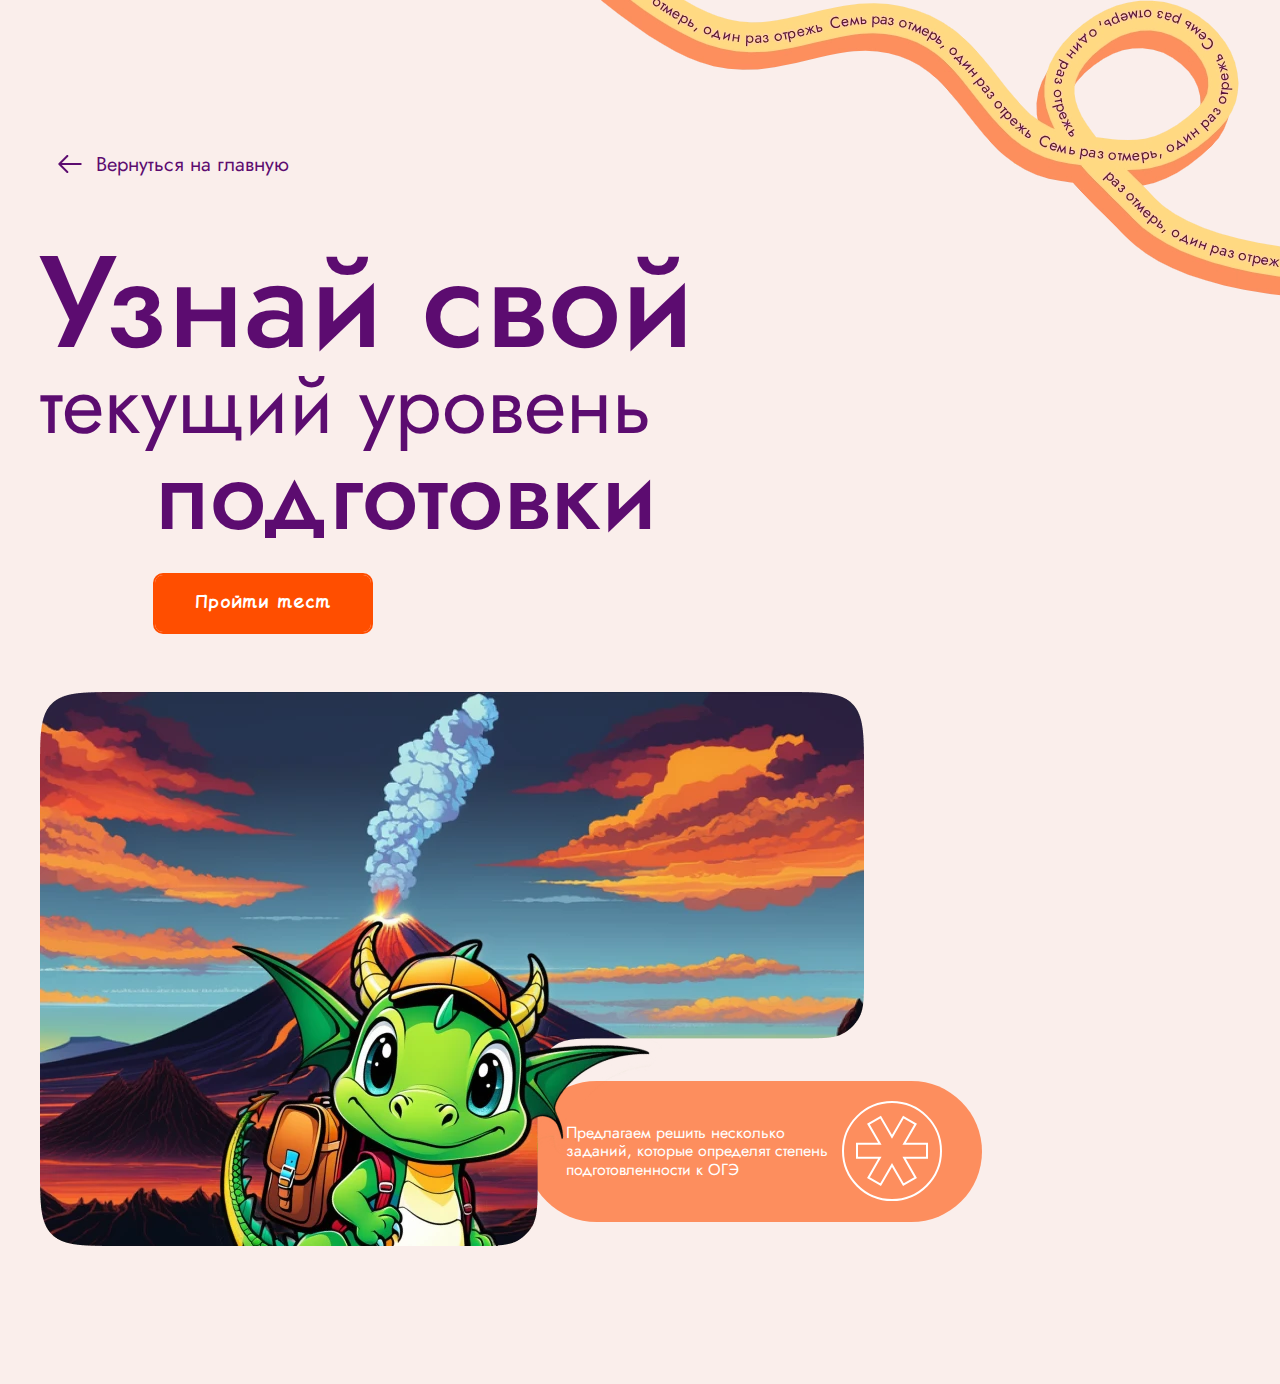
<file: test-banner.html>
<!DOCTYPE html>
<html lang="en">

<head>
    <meta charset="UTF-8">
    <meta name="viewport" content="width=device-width, initial-scale=1.0">
    <title>Тест</title>
    <link rel="stylesheet" href="css/normalize.css">
    <link rel="stylesheet" href="./css/mainpage.css">
    <link rel="stylesheet" href="css/tasks.css">
    <link rel="stylesheet" href="css/test-banner.css">
</head>

<body>
    <section class="test">
        <picture>
            <source srcset="img/ribbon-phone.webp" media="(max-width:576px)">
            <img class="test__ribbon" src="img/ribbon.webp" alt="">
        </picture>
        
        <div class="container">
            <a class="back" href="/mainpage.php">
                <svg xmlns="http://www.w3.org/2000/svg" width="32" height="32" viewBox="0 0 32 32" fill="none">
                    <path fill-rule="evenodd" clip-rule="evenodd"
                        d="M4.62668 16.7066C4.43941 16.5191 4.33423 16.265 4.33423 16C4.33423 15.735 4.43941 15.4808 4.62668 15.2933L12.6267 7.29329C12.7182 7.19504 12.8286 7.11624 12.9513 7.06158C13.074 7.00693 13.2064 6.97754 13.3407 6.97517C13.4749 6.9728 13.6083 6.9975 13.7328 7.0478C13.8573 7.09809 13.9704 7.17295 14.0654 7.26791C14.1604 7.36287 14.2352 7.47598 14.2855 7.6005C14.3358 7.72501 14.3605 7.85839 14.3581 7.99265C14.3558 8.12693 14.3264 8.25935 14.2717 8.38201C14.2171 8.50468 14.1383 8.61508 14.04 8.70663L7.74668 15L26.6667 15C26.9319 15 27.1863 15.1053 27.3738 15.2929C27.5613 15.4804 27.6667 15.7347 27.6667 16C27.6667 16.2652 27.5613 16.5195 27.3738 16.7071C27.1863 16.8946 26.9319 17 26.6667 17H7.74668L14.04 23.2933C14.1383 23.3848 14.2171 23.4952 14.2717 23.6179C14.3264 23.7406 14.3558 23.873 14.3581 24.0073C14.3605 24.1415 14.3358 24.2749 14.2855 24.3994C14.2352 24.5239 14.1604 24.6371 14.0654 24.732C13.9704 24.827 13.8573 24.9018 13.7328 24.9521C13.6083 25.0024 13.4749 25.0271 13.3407 25.0247C13.2064 25.0224 13.074 24.993 12.9513 24.9383C12.8286 24.8837 12.7182 24.8049 12.6267 24.7066L4.62668 16.7066Z"
                        fill="#5C0C70" />
                </svg>
                Вернуться на главную
            </a>
            <div class="test__container">


                <div class="test__left">
                    <picture>
                        <source srcset="img/test-phone.webp" media="(max-width:992px)"> 
                        <source srcset="img/test-tablet.webp" media="(max-width:1400px)"> 
                        <img src="img/test.webp" alt="">
                    </picture>
                   
                    <div class="test__block">
                        <p>Предлагаем решить несколько заданий, которые определят степень подготовленности к ОГЭ</p>
                        <svg width="100" height="101" viewBox="0 0 100 101" fill="none"
                            xmlns="http://www.w3.org/2000/svg">
                            <rect x="1" y="1.02197" width="98" height="98" rx="49" stroke="white" stroke-width="2" />
                            <path
                                d="M37.8351 56.868L26.4175 76.6437L38.5824 83.6672L50 63.8914L61.4175 83.6672L73.5824 76.6437L62.1649 56.868H85V42.8212H62.1649L73.5825 23.0454L61.4175 16.022L50 35.7978L38.5824 16.022L26.4175 23.0454L37.8351 42.8212H15V56.868H37.8351Z"
                                stroke="white" stroke-width="2" stroke-linecap="square" />
                        </svg>
                    </div>
                </div>
                <div class="test__right">
                    <div class="test__caption caption">
                        <p class="test__title test__title--big">Узнай свой</p>
                        <p class="test__title test__title--middle">текущий уровень</p>
                        <div class="caption__block">
                            <p class="test__title test__title--small">подготовки</p>
                            <a class="test__link" href="test.html">Пройти тест</a>
                        </div>

                    </div>

                </div>
                <a class="test__link" href="test.html">Пройти тест</a>
            </div>
        </div>
    </section>
</body>

</html>
</file>
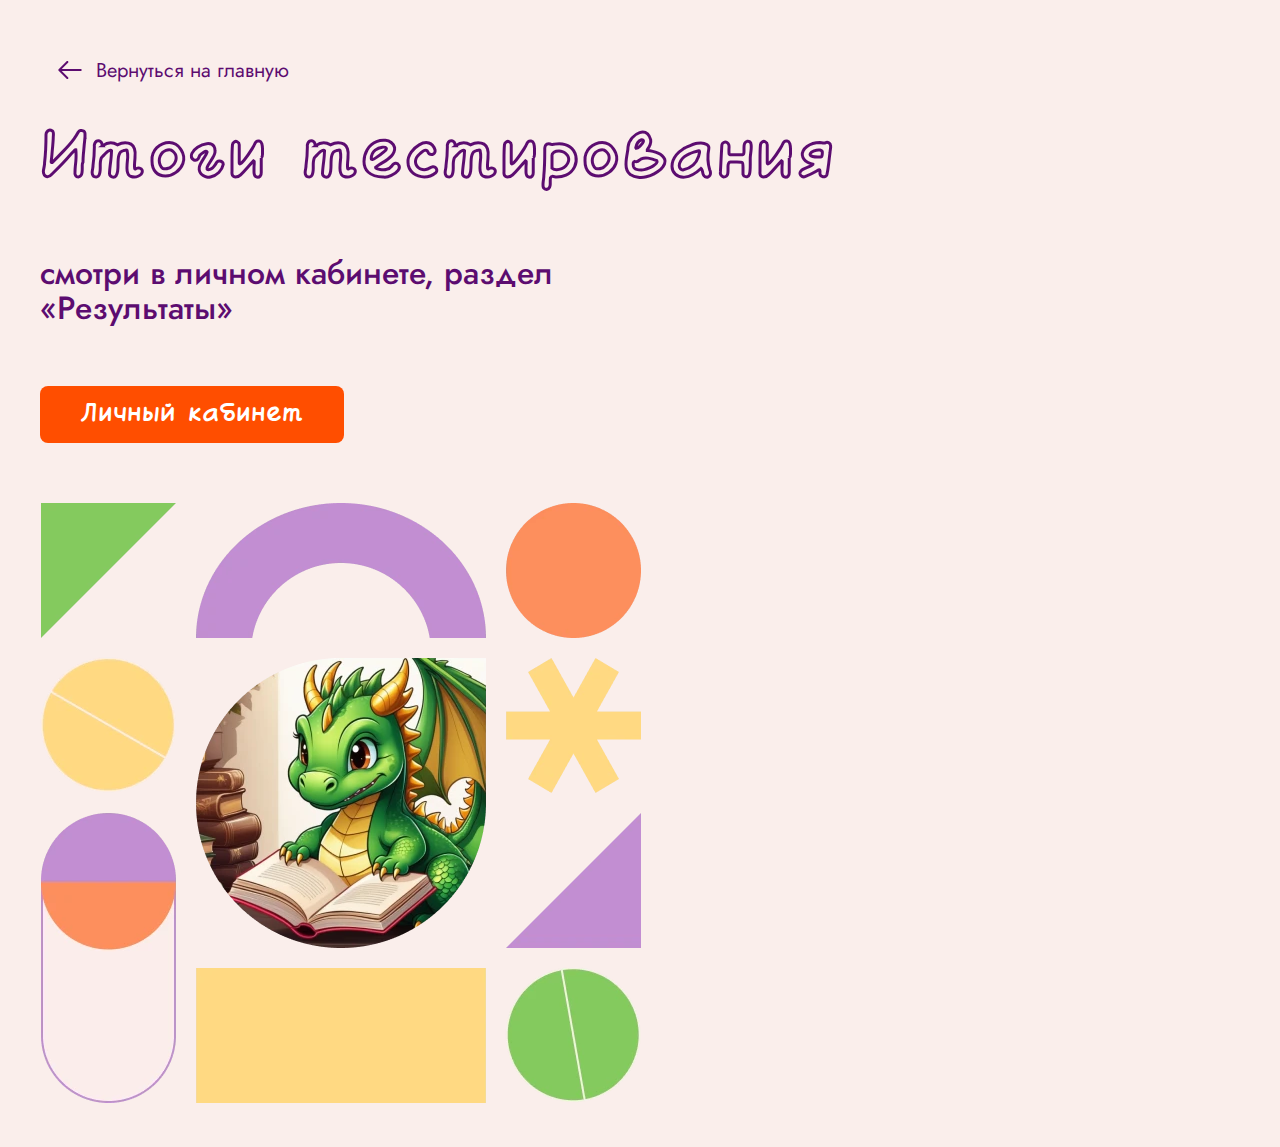
<file: test-final.html>
<!DOCTYPE html>
<html lang="en">
<head>
    <meta charset="UTF-8">
    <meta name="viewport" content="width=device-width, initial-scale=1.0">
    <title>Тест</title>
    <link rel="stylesheet" href="css/normalize.css">
    <link rel="stylesheet" href="./css/mainpage.css">
    <link rel="stylesheet" href="css/tasks.css">
    <link rel="stylesheet" href="css/test-banner.css">
    <link rel="stylesheet" href="css/test-final.css">
</head>
<body>
    <section class="results">
        <div class="container">
            <a class="back" href="/mainpage.php">
                <svg xmlns="http://www.w3.org/2000/svg" width="32" height="32" viewBox="0 0 32 32" fill="none">
                <path fill-rule="evenodd" clip-rule="evenodd" d="M4.62668 16.7066C4.43941 16.5191 4.33423 16.265 4.33423 16C4.33423 15.735 4.43941 15.4808 4.62668 15.2933L12.6267 7.29329C12.7182 7.19504 12.8286 7.11624 12.9513 7.06158C13.074 7.00693 13.2064 6.97754 13.3407 6.97517C13.4749 6.9728 13.6083 6.9975 13.7328 7.0478C13.8573 7.09809 13.9704 7.17295 14.0654 7.26791C14.1604 7.36287 14.2352 7.47598 14.2855 7.6005C14.3358 7.72501 14.3605 7.85839 14.3581 7.99265C14.3558 8.12693 14.3264 8.25935 14.2717 8.38201C14.2171 8.50468 14.1383 8.61508 14.04 8.70663L7.74668 15L26.6667 15C26.9319 15 27.1863 15.1053 27.3738 15.2929C27.5613 15.4804 27.6667 15.7347 27.6667 16C27.6667 16.2652 27.5613 16.5195 27.3738 16.7071C27.1863 16.8946 26.9319 17 26.6667 17H7.74668L14.04 23.2933C14.1383 23.3848 14.2171 23.4952 14.2717 23.6179C14.3264 23.7406 14.3558 23.873 14.3581 24.0073C14.3605 24.1415 14.3358 24.2749 14.2855 24.3994C14.2352 24.5239 14.1604 24.6371 14.0654 24.732C13.9704 24.827 13.8573 24.9018 13.7328 24.9521C13.6083 25.0024 13.4749 25.0271 13.3407 25.0247C13.2064 25.0224 13.074 24.993 12.9513 24.9383C12.8286 24.8837 12.7182 24.8049 12.6267 24.7066L4.62668 16.7066Z" fill="#5C0C70"></path>
            </svg>
            Вернуться на главную</a>
            <div class="results__container">
                <div class="results__left">
                    <h2 class="results__title">Итоги тестирования</h2>
                    <p class="results__text">смотри в&nbsp;личном кабинете, раздел &laquo;Результаты&raquo;</p>
                    <a class="results__link" href="/profile.php">Личный кабинет</a>
                </div>
                <div class="results__right">
                    <img src="img/test-final.webp" alt="">
                </div>
                <a class="results__link" href="/profile.php">Личный кабинет</a>
            </div>
        </div>
    </section>
</body>
</html>
</file>
<file: css/mainpage.css>
/*
Классы для скрытия/откртия модалки
*/
.showModal {
  display: block !important;
}

@font-face {
  font-family: "Jost";
  src: url("../fonts/Jost-Regular.woff2") format("woff2"),
  url("../fonts/Jost-Regular.woff") format("woff");
  font-weight: normal;
  font-style: normal;
  font-display: swap;
}

@font-face {
  font-family: "Jost";
  src: url("../fonts/Jost-SemiBold.woff2") format("woff2"),
  url("../fonts/Jost-SemiBold.woff") format("woff");
  font-weight: 600;
  font-style: normal;
  font-display: swap;
}

@font-face {
  font-family: "Maki-Sans";
  src: url("../fonts/MakiSans-Regular.woff2") format("woff2"),
  url("../fonts/MakiSans-Regular.woff") format("woff");
  font-weight: normal;
  font-style: normal;
  font-display: swap;
}

@font-face {
  font-family: "Inter";
  src: url("../fonts/Inter-SemiBold.woff2") format("woff2"),
  url("../fonts/Inter-SemiBoldItalic.woff") format("woff");
  font-weight: 600;
  font-style: normal;
  font-display: swap;
}

* {
  margin: 0;
  padding: 0;
  box-sizing: border-box;
}

.container {
  max-width: 1920px;
  margin: 0 auto;
}

.inCorrectPass {
  color: red;
}

body {
  position: relative;
  z-index: 1;
  background: #faeeeb;
  /* backdrop-filter: blur; */
}

body.menu-open {
  overflow: hidden;
}

.blur {
  filter: blur(9px);
}

/******************* МОДАЛКА ВОЙТИ ИЛИ ЗАРЕГИСТРИРОВАТЬСЯ *******************/

.modal-auth-reg {
  display: none;
  position: fixed;
  z-index: 55;
  left: 50%;
  top: 57%;
  max-width: 600px;
  overflow: auto;
  background-color: #faeeeb;
  transform: translate(-50%, -50%);
  border-radius: 28px;
}

.display-none {
  display: none;
}

.close-modal-auth-reg {
  position: absolute;
  right: 20px;
  font-size: 40px;
  font-weight: bold;
  cursor: pointer;
  color: #5c0c70;
  padding-top: 20px;
}
.modal-auth-reg-description {
  font-family: "Jost";
  font-size: 20px;
  font-weight: 400;
  line-height: 24px;
  letter-spacing: 0em;
  text-align: center;
  color: #5c0c70;
  padding: 5rem 0 2rem 0;
}
.modal-auth-reg-btns {
  display: flex;
  flex-direction: column;
  gap: 20px;
  align-items: center;
}
.modal-auth-reg-btn-reg {
  width: 520px;
  height: 46px;
  padding: 12px 40px 12px 40px;
  border-radius: 8px;
  background-color: #ff4e00;
  color: #ffffff;
  text-align: center;
  font-family: "Maki-Sans";
  font-size: 18px;
  font-weight: 400;
  line-height: 22px;
  letter-spacing: 0em;
  border: none;
  cursor: pointer;
}
.modal-auth-reg-btn-auth {
  width: 520px;
  padding: 12px 40px;
  border-radius: 8px;
  cursor: pointer;
  outline: 2px solid #ff4e00;
  margin-bottom: 20px;
  font-family: "Maki-Sans";
  font-size: 18px;
  font-weight: 400;
  line-height: 22px;
  letter-spacing: 0em;
  color: #ff4e00;
  border: none;
}
.modal-auth-reg-privacy-policy {
  text-align: center;
  font-family: "Jost";
  font-size: 16px;
  font-weight: 400;
  line-height: 19px;
  letter-spacing: 0em;
  margin-bottom: 40px;
}

.modal-auth-reg-enter {
  font-family: Jost;
  font-size: 20px;
  font-weight: 400;
  line-height: 24px;
  letter-spacing: 0em;
  text-align: center;
  color: #5c0c70;
  margin-bottom: 20px;
}

.modal-auth-reg-social-icons {
  display: flex;
  justify-content: center;
  gap: 20px;
  margin-bottom: 15px;
}

/* Правки */

.enter-label {
  display: flex;
  flex-direction: column;
  position: relative;
}

.reg-label {
  display: flex;
  flex-direction: column;
  position: relative;
}

/* ---------- */

@media (max-width: 1250px) {
  .modal-auth-reg-btn-reg,
  .modal-auth-reg-btn-auth {
    max-width: 480px;
  }
}

@media (max-width: 1200px) {
  .modal-auth-reg {
    width: 100%;
    height: 100%;
    max-width: none;
    left: 0;
    top: 0;
    transform: none;
    border-radius: 0;
  }

  .modal-auth-reg-description {
    max-width: 424px;
    margin: 0 auto;
  }

  .modal-auth-reg-content {
    margin-top: 6rem;
  }

  .close-modal-reg {
    top: 20px;
  }
}

@media (max-width: 600px) {
  .modal-auth-reg-btn-reg,
  .modal-auth-reg-btn-auth {
    max-width: 320px;
  }
  .modal-auth-reg-description {
    font-size: 14px;
    max-width: 296px;
  }
}

/******************* МОДАЛКА ЗАРЕГИСТРИРОВАТЬСЯ *******************/
.modal-reg {
  display: none;
  position: fixed;
  z-index: 55;
  left: 50%;
  top: 50%;
  max-width: 1065px;
  overflow: auto;
  transform: translate(-50%, -50%);
  border-radius: 28px;
  background-color: #faeeeb;
  padding: 40px;
}

.modal-reg::-webkit-scrollbar {
  width: 6px;
}

.modal-reg::-webkit-scrollbar-track {
  background: transparent;
}

.modal-reg::-webkit-scrollbar-thumb {
  background-color: rgb(194, 194, 205); /* цвет плашки */
  border-radius: 20px; /* закругления плашки */
}

.close-modal-reg {
  position: absolute;
  right: 20px;
  font-size: 40px;
  font-weight: bold;
  cursor: pointer;
  color: #5c0c70;
  top: 20px;
}
.modal-reg-form-wrapper {
  margin-top: 2rem;
}

.vk_auth,.yandex_auth {
  border: none;
  cursor: pointer;
}

#switchtoLogin {
  color: #5c0c70;
}

.modal-reg-title {
  font-family: "Jost";
  font-size: 32px;
  font-weight: 600;
  line-height: 46px;
  letter-spacing: 0em;
  text-align: center;
  color: #5c0c70;
  margin-bottom: 20px;
}
.modal-reg-form label {
  font-family: "Jost";
  font-size: 20px;
  font-weight: 400;
  line-height: 24px;
  letter-spacing: 0em;
  text-align: left;
  color: #5c0c70;
  position: relative;
}
.modal-reg-display-flex {
  display: flex;
  gap: 40px;
}

.modal-reg-form input {
  width: 100%;
  height: 48px;
  padding-left: 10px;
  border: 2px solid rgba(255, 78, 0, 0.12);
  border-radius: 8px;
  outline: none;
  background: rgba(255, 255, 255, 0.7);
  color: #be9ec6;
  margin-bottom: 12px;
  margin-top: 8px;
  /* position: relative; */
}
.modal-reg-btn {
  width: 444px;
  height: 57px;
  padding: 1px 40px 1px 40px;
  border-radius: 8px;
  background-color: #ff4e00;
  color: #ffffff;
  text-align: center;
  font-family: "Maki-Sans";
  font-size: 24px;
  font-weight: 400;
  line-height: 29px;
  letter-spacing: 0em;
  border: none;
  cursor: pointer;
  margin-bottom: 20px;
  margin-top: 20px;
}

.modal-reg-privacy-policy {
  text-align: center;
  font-family: "Jost";
  font-size: 16px;
  font-weight: 400;
  line-height: 19px;
  letter-spacing: 0em;
  color: #5c0c70;
  margin-bottom: 20px;
}

.modal-reg-privacy-policy a {
  color: #5c0c70;
}

.modal-reg-or {
  text-align: center;
  font-family: "Jost";
  font-size: 20px;
  font-weight: 400;
  line-height: 24px;
  letter-spacing: 0em;
  color: #5c0c70;
  margin-bottom: 20px;
  margin-top: 20px;
}

.modal-reg-already-have-account {
  font-family: "Jost";
  font-size: 24px;
  font-weight: 400;
  line-height: 29px;
  letter-spacing: 0em;
  text-align: center;
  color: #5c0c70;
}

.modal-reg-already-have-account a {
  text-decoration: none;
}

.modal-reg-img-wrapper {
  display: flex;
  align-items: center;
}

#password-input,
#confirmPassword {
  position: relative;
}

.password-control {
  position: absolute;
  outline: none;
  border: none;
  width: 24px;
  height: 24px;
  background: url(../img/tabler_eye-off.svg) 0 0 no-repeat;
  cursor: pointer;
  right: 12px;
  /* bottom: 26%; */
  top: 41px;
}

.eye {
  background: url(../img/tabler_eye-on2.png) 0 0 no-repeat;
}

.password-control2 {
  position: absolute;
  outline: none;
  border: none;
  width: 24px;
  height: 24px;
  background: url(../img/tabler_eye-off.svg) 0 0 no-repeat;
  cursor: pointer;
  top: 41px;
  right: 11px;
}

.password-control3 {
  position: absolute;
  right: 12px;
  width: 24px;
  height: 24px;
  background: url(../img/tabler_eye-off.svg) 0 0 no-repeat;
  top: 44px;
}

.modal-reg-confirm-text {
  font-family: "Jost";
  font-size: 24px;
  font-weight: 400;
  line-height: 28.8px;
  text-align: center;
  color: #5c0c70;
  max-width: 431px;
  margin: 0 auto;
}

.just-validate-error-label {
  margin-bottom: 5%;
}

@media (max-width: 1600px) {
  .modal-reg {
    max-height: 90%;
  }
  .modal-reg-img-wrapper img {
    max-width: 371px;
  }
  .modal-reg-form-wrapper {
    margin-top: 2rem;
  }
  .modal-reg-title {
    font-size: 20px;
  }
  .modal-reg-btn {
    font-size: 18px;
    height: 42px;
  }
  .modal-reg-already-have-account {
    font-size: 20px;
  }
  .modal-reg-privacy-policy {
    margin-bottom: 15px;
  }
  .password-control3 {
    bottom: 48%;
  }
  .password-control {
    bottom: 36%;
  }

  .password-control2 {
    bottom: 19%;
  }
}
@media (max-width: 1200px) {
  .modal-reg {
    width: 100%;
    height: 100%;
    max-width: none;
    max-height: 100%;
    left: 0;
    top: 0;
    transform: none;
    border-radius: 0;
  }

  .modal-reg-or {
    margin-top: 40px;
  }

  .modal-reg-form-wrapper {
    margin-top: 0;
  }
  .modal-reg-img-wrapper {
    display: none;
  }
  .modal-reg-btn {
    margin-top: 20px;
    width: 100%;
  }
  .password-control {
    bottom: 40%;
  }
  .password-control2 {
    bottom: 40%;
  }
  .modal-reg-button-wrapper {
    width: 100%;
    height: 100%;
    display: flex;
    justify-content: center;
    align-items: center;
  }
}

@media (max-width: 550px) {
  .modal-reg {
    padding: 20px;
  }
  .modal-reg-privacy-policy {
    font-size: 12px;
  }
  .modal-reg-or,
  .modal-reg-already-have-account {
    font-size: 14px;
  }

  .modal-reg-privacy-policy {
    max-width: 394px;
    margin: 0 auto;
  }

  .modal-reg-btn {
    width: 100%;
  }
}

@media (max-width: 500px) {
  .modal-reg {
    padding: 14px;
  }
}

@media (max-width: 460px) {
  .modal-reg-display-flex {
    display: block;
  }
}

/******************* МОДАЛКА ВОЙТИ *******************/
.modal-auth {
  display: none;
  position: fixed;
  z-index: 55;
  left: 50%;
  top: 50%;
  max-width: 1065px;
  overflow: auto;
  transform: translate(-50%, -50%);
  border-radius: 28px;
  background-color: #faeeeb;
  padding: 40px;
}

#switchToReg {
  color: #5c0c70;
}

.modal-auth-forgot-password {
  cursor: pointer;
  text-decoration: none;
  font-family: "Jost";
  font-size: 16px;
  font-weight: 400;
  line-height: 19px;
  letter-spacing: 0em;
  color: #5c0c70;
}

.modal-auth-btn {
  margin-top: 40px;
}

@media (max-width: 1200px) {
  .modal-auth {
    width: 100%;
    height: 100%;
    max-width: none;
    left: 0;
    top: 0;
    transform: none;
    border-radius: 0;
  }
  .password-control3 {
    bottom: 44%;
  }
  .modal-auth-forgot-password {
    position: absolute;
    left: 3px;
    bottom: 5rem;
  }
  .modal-auth-button-wrapper {
    width: 100%;
    height: 100%;
    display: flex;
    justify-content: center;
    align-items: center;
  }
  .modal-reg-display-flex {
    display: block;
  }
}

/******************* МОДАЛКА ЗАБЫЛИ ПАРОЛЬ *******************/

.modal-forgot-password {
  position: fixed;
  z-index: 55;
  left: 38%;
  top: 31%;
  max-width: 600px;
  border-radius: 28px;
  background-color: #faeeeb;
  padding: 40px;
  display: none;
}

.modal-forgot-password-title {
  font-family: "Jost";
  font-size: 32px;
  font-weight: 600;
  line-height: 46.24px;
  text-align: center;
  color: #5c0c70;
  margin-bottom: 20px;
}

.modal-forgot-password-text {
  font-family: "Jost";
  font-size: 24px;
  font-weight: 400;
  line-height: 28.8px;
  text-align: center;
  color: #5c0c70;
  margin-bottom: 40px;
}

.modal-forgot-password-form input {
  width: 100%;
  height: 48px;
  padding-left: 10px;
  border: 2px solid rgba(255, 78, 0, 0.12);
  border-radius: 8px;
  outline: none;
  background: rgba(255, 255, 255, 0.7);
  color: #be9ec6;
  margin-bottom: 20px;
  margin-top: 8px;
  max-width: 480px;
}

.modal-forgot-password-form label {
  font-family: "Jost";
  font-size: 20px;
  font-weight: 400;
  line-height: 24px;
  letter-spacing: 0em;
  text-align: left;
  color: #5c0c70;
}

.modal-forgot-password-btn {
  display: flex;
  justify-content: center;
  align-items: center;
}

.close-modal-forgot-password {
  top: 16px;
}

.modal-content-forgot-content {
  margin-top: 5%;
}

@media (max-width: 1600px) {
  .modal-forgot-password {
    left: 31%;
  }
}

@media (max-width: 1200px) {
  .modal-forgot-password {
    width: 100%;
    height: 100%;
    max-width: none;
    left: 0;
    top: 0;
    transform: none;
    border-radius: 0;
  }
  .modal-forgot-password-btn {
    display: block;
  }
  .modal-forgot-password-form {
    max-width: 444px;
    margin: 0 auto;
  }
  .modal-content-forgot-content {
    margin-top: 6rem;
  }
}

@media (max-width: 500px) {
  .modal-forgot-password-form {
    max-width: 320px;
    margin: 0 auto;
  }
  .modal-forgot-password-btn {
    width: 100%;
    max-width: 320px;
  }
  .modal-forgot-password-title {
    font-size: 20px;
  }
  .modal-forgot-password-text {
    font-size: 14px;
  }
}

/******************* МОДАЛКА ЗАБЫЛИ ПАРОЛЬ 2*******************/

.modal-forgot-password2 {
  top: 24%;
}
.modal-forgot-password-remind {
  font-family: "Jost";
  font-size: 16px;
  font-weight: 400;
  line-height: 19.2px;
  text-align: left;
  color: #5c0c70;
  margin-bottom: 20px;
  max-width: 423px;
}

.timer__items {
  display: flex;
  font-family: "Manrope";
  font-size: 20px;
  font-weight: 400;
  line-height: 24px;
  text-align: left;
  justify-content: flex-end;
  color: #5c0c70;
}
.timer_text {
  display: flex;
  justify-content: space-between;
}
.timer {
  font-family: "Manrope";
  font-size: 20px;
  font-weight: 400;
  line-height: 24px;
  text-align: left;
  color: #5c0c70;
  margin-bottom: 20px;
}

.timer__item {
  position: relative;
  margin-left: 10px;
  margin-right: 10px;
  padding-bottom: 15px;
  text-align: center;
}

.timer__item::before {
  content: attr(data-title);
  display: block;
  position: absolute;
  left: 50%;
  bottom: 0;
  transform: translateX(-50%);
}

.timer__item:not(:last-child)::after {
  content: ":";
  position: absolute;
  right: -15px;
}

@media (prefers-reduced-motion: no-preference) {
  :root {
    scroll-behavior: smooth;
  }
}

@media (max-width: 1200px) {
  .modal-forgot-password2 {
    width: 100%;
    height: 100%;
    max-width: none;
    left: 0;
    top: 0;
    transform: none;
    border-radius: 0;
  }
}

@media (max-width: 500px) {
}

/******************* HEADER *******************/

.ellipse {
  /* display: none; */
  right: 10%;
  position: absolute;
  filter: drop-shadow(2px 2px 4px rgba(255, 255, 255, 0.5));
  animation: ellipse 2s ease-in-out infinite;
  animation-direction: alternate-reverse;
}

.ellipse_right {
  position: absolute;
  filter: drop-shadow(2px 2px 4px rgba(255, 255, 255, 0.5));
  animation: ellipse 2s ease-in-out infinite;
  animation-direction: alternate-reverse;
  bottom: 0;
}

.header_last {
  display: flex;
  justify-content: center;
}

.ogefor5_wrapper {
  display: flex;
  justify-content: space-around;
}

.circles svg {
  margin-top: 24%;
  margin-left: -26%;
}

@keyframes ellipse {
  0% {
    transform: scale(0.6);
  }

  50% {
    transform: scale(0.8);
  }

  100% {
    transform: scale(1);
  }
}

/************************** HEADER верхняя часть  **************************/
.header-input {
  width: 100%;
  height: 48px;
  padding-left: 46px;
  border: 2px solid rgba(255, 78, 0, 0.12);
  border-radius: 8px;
  outline: none;
  background: rgba(255, 255, 255, 0.7);
  color: #be9ec6;
}

.menu_list {
  list-style-type: none;
}

form {
  position: relative;
  width: 100%;
  min-width: 147px;
}

.dpnone {
  display: none !important;
}

.form_btn {
  position: absolute;
  top: 0;
  left: 0px;
  width: 42px;
  height: 48px;
  border: none;
  background: transparent;
  cursor: pointer;
}

.form_btn:before {
  content: url(../img/search.png);
}

::placeholder {
  color: #5c0c7066;
  font-size: 18px;
  font-family: "Jost";
  font-weight: 500;
  line-height: 24px;
}

.header_bg {
  background-color: #faeeeb;
}

.menu_wrapper {
  gap: 15px;
  display: flex;
  justify-content: space-between;
  padding: 20px 40px 20px 40px;
  background-color: #faeeeb;
}

.header_menu_items {
  display: flex;
  width: 600px;
  justify-content: space-between;
  align-items: center;
}

.menu_list {
  color: #5c0c70;
  font-family: "Jost";
  font-size: 24px;
  font-style: normal;
  font-weight: 400;
  line-height: 120%;
  cursor: pointer;
  position: relative;
}

.menu_list:hover::after {
  content: url(../img/link_hover.svg);
  position: absolute;
  float: right;
  left: -4px;
  bottom: -10px;
  color: #191812;
  width: 24px;
  height: 24px;
  text-align: center;
}

.menu_list_special:hover::after {
  content: url(../img/link_hover_special.svg);
}

.header_search {
  display: flex;
  align-items: center;
  justify-content: center;
  width: 100%;
  max-width: 445px;
}

.header_button {
  display: flex;
  align-items: center;
}

.header_btn {
  padding: 14px 40px;
  border-radius: 8px;
  background: #ff4e00;
  color: #fff;
  font-family: "Maki-Sans";
  font-size: 24px;
  font-style: normal;
  font-weight: 400;
  line-height: normal;
  border: none;
  cursor: pointer;
}

.header_btn:hover {
  background: #faeeeb;
  outline: 2px solid #ff4e00;
  color: #ff4e00;
}

.header_btn:active {
  outline: 2px solid #ff4e00;
  background: rgba(255, 78, 0, 0.1);
  color: #ff4e00;
}

nav {
  display: flex;
  align-items: center;
}

.nav_wrapper {
  display: flex;
}

.menu-burger__header {
  display: none;
}

.menu-burger__header span,
.menu-burger__header:after,
.menu-burger__header:before {
  height: 3px;
  position: absolute;
  background: #5c0c70;
  margin: 0 auto;
  border-radius: 5px;
}

.menu-burger__header span {
  width: 23px;
}

.menu-burger__header:after {
  width: 30px;
}

.menu-burger__header:before {
  width: 37px;
}

.menu-burger__header span {
  top: 24px;
  right: 0;
}

.menu-burger__header:after,
.menu-burger__header:before {
  content: "";
}

.menu-burger__header:after {
  bottom: 20px;
  right: 0;
}

.menu-burger__header:before {
  top: 0;
  right: 0;
}

.menu-burger__header.open-menu span {
  opacity: 0;
  transition: 0.5s;
  width: 21px;
}

.open-menu > .header_menu_items > .menu_list {
  font-size: 48px;
}

.open-menu {
  height: 9%;
}

.menu-burger__header.open-menu:before {
  transform: rotate(38deg);
  top: 17px;
  transition: 0.4s;
  width: 31px;
}

.menu-burger__header.open-menu:after {
  transform: rotate(-38deg);
  bottom: 15px;
  transition: 0.4s;
  width: 31px;
}

.header_btn_logout-wrapper,
.header_btn_logout-wrapper-mobile {
  display: flex;
  align-items: normal;
}

.header_btn_logout {
  font-family: "Jost";
  font-size: 24px;
  font-weight: 400;
  line-height: 28.8px;
  text-align: center;
  border: none;
  color: #5c0c70;
  cursor: pointer;
  background: transparent;
}

.burger_menu {
  display: flex;
  flex-direction: column;
}

@media (max-width: 1200px) {
  .header_btn_logout-wrapper {
    display: none;
  }
}

/*********** ***********/

.minute {
  display: flex;
  position: relative;
}

.minute_svg {
  position: absolute;
  z-index: 5;
}

.rotating {
  height: 100%;
}

@keyframes rotating {
  from {
    transform: rotate(0deg);
  }
  to {
    transform: rotate(-360deg);
  }
}

.rotating {
  animation: rotating 2s linear infinite;
}

.header_general_bg {
  padding-top: 20px;
  background-image: url("../img/header_background_1.webp");
  background-repeat: no-repeat;
  background-size: cover;
  margin-bottom: 140px;
}

.oge5 {
  display: flex;
  justify-content: center;
}

.ogefor5 {
  display: flex;
  justify-content: center;
}

.ogefor5_img {
  position: relative;
  z-index: 10;
}

.minute {
  display: flex;
  justify-content: center;
  margin-top: -3%;
}

.dotted_line {
  position: absolute;
  right: 18%;
  top: 38%;
}

.lookremind {
  margin-bottom: -3%;
  position: absolute;
  right: 0;
}

.header_last_img {
  display: flex;
  justify-content: center;
  margin-top: -4px;
}

/************************** АДАПТИВ HEADER ******************/
@media (max-width: 1600px) {
  .circles svg {
    margin-top: 24%;
    margin-left: 7%;
    height: 80px;
  }

  .minute {
    margin-top: -5%;
  }

  .dotted_line {
    right: 2%;
  }
}

@media (max-width: 1400px) {
  .oge5 img {
    width: 885px;
  }

  .ogefor5 img {
    width: 716px;
  }

  .minute_img {
    width: 482px;
  }

  .minute_svg {
    width: 114px;
  }

  .dotted_line {
    right: 11%;
    width: 337px;
    top: 41%;
    height: 131px;
  }

  .header_last_img img {
    width: 374px;
  }
}

@media (max-width: 1200px) {
  .menu_list:hover::after {
    display: none;
  }

  .header_search {
    max-width: 300px;
  }

  .menu-burger__header {
    position: relative;
    width: 40px;
    height: 35px;
    display: block;
    margin-left: 10px;
  }

  .dotted_line {
    right: 4%;
    width: 337px;
    top: 41%;
    height: 131px;
  }

  nav {
    display: block;
    position: absolute;
    top: 128px;
    left: 0;
    background: rgb(245, 246, 246);
    width: 360px;
    box-shadow: 0 4px 2px -2px rgba(36, 36, 36, 0.17);
    left: -100%;
    transition: all 0.4s ease;
    border: 1px solid red;
    z-index: 50;
  }

  nav.open-menu {
    left: 0;
    display: flex;
    justify-content: center;
    align-items: center;
    width: 99%;
    border: #faeeeb;
    background: #faeeeb;
    height: 100vh;
    padding-bottom: 40vh;
  }

  .header_menu_items {
    justify-content: center;
    display: flex;
    width: 100%;
    flex-direction: column;
    align-items: center;
    margin: 0 auto;
  }

  nav li {
    margin-bottom: 40px;
  }

  .header_btn {
    display: none;
  }

  .header_search {
    margin-right: 14%;
  }

  .header_btn_burger {
    display: block;
    padding: 14px 40px;
    justify-content: center;
    align-items: center;
    border-radius: 8px;
    background: #ff4e00;
    color: #fff;
    font-family: "Maki-Sans";
    font-size: 24px;
    font-style: normal;
    font-weight: 400;
    line-height: normal;
    border: none;
    margin-top: 17%;
  }

  form {
    min-width: 0;
  }
}

@media (max-width: 1010px) {
  .ellipse,
  .ellipse_static,
  .ellipse_right {
    display: none;
  }

  .circles svg {
    display: none;
  }
}

@media (max-width: 900px) {
  .oge5 img {
    width: 650px;
  }

  .ogefor5 img {
    width: 481px;
  }

  .minute_img {
    width: 350px;
  }

  .open-menu > .header_menu_items > .menu_list {
    font-size: 32px;
  }

  .dotted_line {
    right: 14%;
    width: 159px;
    top: 22%;
  }

  .minute_svg {
    width: 80px;
  }

  .header_last_img {
    margin-top: -37px;
  }

  .header_last_img img {
    width: 266px;
    margin-top: 33px;
  }
}

@media (max-width: 650px) {
  .menu_wrapper {
    gap: 15px;
    display: flex;
    justify-content: space-between;
    padding: 0px 40px 20px 40px;
    background-color: #faeeeb;
  }

  .oge5 img {
    width: 293px;
  }

  .dotted_line {
    width: 101px;
    right: 26%;
    top: -31%;
  }

  .ogefor5 img {
    width: 272px;
    margin-bottom: 6%;
  }

  .minute_img {
    width: 208px;
  }

  .minute_svg {
    width: 43px;
    animation: none;
  }

  .header_last_img img {
    width: 154px;
    margin-top: -51px;
    margin-top: 33px;
  }

  .header_search {
    margin-right: 0;
  }

  .header_logo svg {
    width: 52px;
  }

  .header_general_bg {
    padding-top: 0;
  }
}

@media (max-width: 600px) {
  .ogefor5 img {
    margin-bottom: 0;
  }
}

@media (max-width: 550px) {
  .dotted_line {
    right: 20%;
    width: 117px;
    top: 32%;
    height: 60px;
  }

  .menu-burger__header {
    position: relative;
    width: 0px;
    height: 35px;
    display: block;
    margin-left: 16px;
    padding-left: 2.3rem;
  }
}

@media (max-width: 450px) {
  .dotted_line {
    right: 12%;
  }
}

@media (max-width: 400px) {
  .dotted_line {
    right: 6%;
  }
}

/**************************  Video modal   ***************************/

.blur {
  filter: blur(5px);
}

.modal {
  position: fixed;
  top: 0;
  right: 0;
  bottom: 0;
  left: 0;
  display: flex;
  flex-direction: column;
  justify-content: center;
  align-items: center;
  padding: 5% 10%;
  z-index: 999;
  visibility: hidden;
  opacity: 0;
  transition: all 0.3s;

& :target {
    visibility: visible;
    opacity: 1;
    pointer-events: auto;
  }

.modal-content {
  max-height: 95%;
  background: white;
  border-radius: 5px;
  overflow: auto;
  position: relative;
  width: 100%;
  height: 100%;
  max-height: 58%;
  }
}

.container-button {
  margin: 30px;
}

.modal-close {
  color: #aaa;
  line-height: 50px;
  font-size: 80%;
  position: absolute;
  right: 2%;
  text-align: center;
  top: 2%;
  width: 70px;
  text-decoration: none;

& :hover {
    color: #363636;
  }
}
.openModalVideo {
  -webkit-backdrop-filter: none;
  backdrop-filter: none;
  overflow: hidden;
}

.openModalVideo::before {
  content: "";
  position: fixed;
  top: 0;
  left: 0;
  width: 100%;
  height: 100%;
  background: url(../img/blur_video.png) center/cover fixed;
  z-index: 48;
  overflow: hidden;
}

/**************************  ИДЕЯ ПРОЕКТА  **************************/
.sec_poject {
  background-image: url("../img/background_project_idea.webp");
  background-size: cover;
  width: 100%;
  padding-bottom: 5%;
}

.project_idea {
  max-width: 1530px;
  margin: 0 auto;
}

.project_idea_title {
  overflow: hidden;
  color: #5c0c70;
  text-overflow: ellipsis;
  font-family: "Maki-Sans";
  font-size: 86px;
  font-style: normal;
  font-weight: 400;
  line-height: normal;
}

.project_idea_description {
  display: flex;
  justify-content: space-between;
}

.project_idea_text {
  color: #5c0c70;
  font-family: "Jost";
  font-size: 24px;
  font-style: normal;
  font-weight: 400;
  line-height: 120%;
  max-width: 599px;
  padding-top: 60px;
}

.project_idea_video {
  position: relative;
}

.project_idea_video_rotate {
  background: #84ca5d;
  border-radius: 40px;
  transform: rotate(10deg);
  position: relative;
}

.ay {
  border: none;
  background: none;
  cursor: pointer;
  position: absolute;
  z-index: 2;
  top: 2%;
  right: 11%;
}

.video_preview {
  border-radius: 40px;
  position: relative;
  top: -11px;
  right: 11px;
  transition: transform 0.4s ease;
}

.central_svg {
  padding-top: 17%;
}

.project_idea_card {
  width: 571px;
  transform: rotate(5deg);
  padding: 47px 36px 59px 35px;
  border-radius: 40px;
  background: #c18ed1;
  position: relative;
}

.project_idea_card_label {
  position: absolute;
  transform: rotate(-5deg);
  right: 2%;
  bottom: -4%;
}

.project_idea_card_text {
  color: #fff;
  font-family: "Jost";
  font-size: 24px;
  font-style: normal;
  font-weight: 400;
  line-height: 120%;
}

.button_svg {
  display: flex;
  align-items: flex-end;
  flex-direction: column;
  padding-top: 4%;
}

.smile_svg {
  padding-right: 2%;
  padding-bottom: 2%;
}

/**************************  АДАПТИВ ИДЕЯ ПРОЕКТА  **************************/
.btn_play_img:hover {
  width: 160px !important;
}

@media (max-width: 1600px) {
  .container {
    max-width: 1300px;
  }
}

@media (max-width: 1400px) {
  .container {
    max-width: 1100px;
  }

  .btn_play_img {
    width: 100px !important;
  }

  .video_preview {
    max-width: 400px;
  }

  .project_idea_text {
    font-size: 20px;
    max-width: 341px;
  }

  .project_idea_card_text {
    font-size: 20px;
  }

  .project_idea_card {
    width: 450px;
  }
}

@media (max-width: 1160px) {
  .project_idea_title {
    font-size: 48px;
  }

  .project_idea_text {
    font-size: 16px;
    max-width: 341px;
  }

  .container {
    max-width: 948px;
  }

  .project_idea_svg {
    width: 127px;
  }

  .btn_play {
    top: -7% !important;
  }

  .btn_play_img {
    width: 80px;
    position: relative;
    top: -22px;
  }

  .btn_play_img:hover {
    width: 110px !important;
  }

  .video_preview {
    max-width: 341px;
  }

  .project_idea_card_text {
    font-size: 16px;
  }

  .project_idea_card {
    width: 326px;
  }

  .project_idea_card_label {
    max-width: 217px;
  }
}

@media (max-width: 1000px) {
  .container {
    max-width: 700px;
  }

  .project_idea_text {
    font-size: 14px;
  }

  .project_idea_card_text {
    font-size: 16px;
  }

  .project_idea_card {
    max-width: 315px;
  }
}

@media (max-width: 800px) {
  .project_idea_video {
    width: fit-content;
  }

  .sec_poject {
    background-image: none;
    background-color: #faeeeb;
  }

  .central_svg {
    display: none;
  }

  .project_idea_description {
    align-items: center;
    flex-direction: column-reverse;
    padding-top: 40px;
  }

  .project_idea_text {
    padding-top: 33px;
  }

  .btn_play {
    top: -7% !important;
  }

  .project_idea_title {
    text-align: left;
    padding-left: 5%;
  }

  .pidmobile {
    flex-direction: column;
  }

  .project_idea_title {
    font-size: 28px;
    padding-bottom: 22px;
  }

  .video_preview {
    border-radius: 20px;
  }

  .project_idea_card {
    border-radius: 28px;
  }
}

@media (max-width: 576px) {
  .menu_wrapper {
    padding: 0px 20px 20px 20px;
  }
}

@media (max-width: 500px) {
  .video_preview {
    max-width: 300px;
  }
}

/**************************  УСПЕШНАЯ ПОДГОТОВКА К ОГЭ  ******************/

.uniqueness {
  background-color: #faeeeb;
  width: 100%;
}

.uniqueness_title_wrapper {
  max-width: 1520px;
  margin: 0 auto;
}

.uniqueness_img {
  padding-bottom: 60px;
}

.uniqueness_title {
  color: #5c0c70;
  font-family: "Maki-Sans";
  font-size: 86px;
  font-style: normal;
  font-weight: 400;
  line-height: normal;
  display: flex;
}

.uniqueness_img {
  display: flex;
  justify-content: center;
  padding-top: 120px;
}

h2 ~ h2 {
  padding-left: 27%;
  padding-bottom: 120px;
}

.btn_play {
  border: none;
  background: none;
  cursor: pointer;
  position: absolute;
  z-index: 2;
  top: -17%;
  right: 0%;
}

.btn_play_img {
  width: 130px;
}

/**************************  УСПЕШНАЯ ПОДГОТОВКА К ОГЭ АДАПТИВ  ********************/

@media (max-width: 1160px) {
  .uniqueness_title {
    font-size: 48px;
  }

  .uniqueness_img_dragon {
    max-width: 279px;
  }
}

@media (max-width: 800px) {
  h2 ~ h2 {
    padding-left: 3%;
    padding-bottom: 0;
  }

  .uniqueness_title {
    justify-content: left;
    padding-left: 3%;
  }
}

@media (max-width: 500px) {
  .uniqueness_title {
    font-size: 28px;
  }
}

/**************************  КАРТОЧКИ  ********************/
.cards {
  position: relative;
}

.cards_for_bg {
  background-color: #faeeeb;
  padding-top: 7%;
}

.cards_bg {
  background-image: url("../img/cards_bg.png");
  background-repeat: no-repeat;
  background-size: contain;
  padding-bottom: 16%;
  margin-bottom: calc(-10vw - 1rem);
}

.bookmark_wrapper {
  display: flex;
  justify-content: space-around;
  z-index: 5;
}

.card_wrapper {
  display: flex;
  justify-content: space-around;
  padding-top: 7%;
}

.first_bookmark {
  position: absolute;
  z-index: 10;
  top: -21%;
  left: 12%;
  transform: rotate(-8deg);
}

.second_bookmark {
  position: absolute;
  top: -31%;
  left: 40%;
}

.third_bookmark {
  position: absolute;
  top: -31%;
  right: 15%;
  transform: rotate(4deg);
}

.fourth_bookmark {
  position: absolute;
  top: -17%;
  left: 8%;
  transform: rotate(-8deg);
}

.card_img {
  display: flex;
  justify-content: center;
}

.cards_title {
  color: #5c0c70;
  font-family: "Maki-Sans";
  font-size: 86px;
  font-weight: 400;
  line-height: 102px;
  letter-spacing: 0em;
  text-align: left;
  padding: 225px 0 0 195px;
}

.card_purple_text {
  color: #5c0c70;
  font-family: "Jost";
  font-size: 24px;
  font-style: normal;
  font-weight: 400;
  line-height: 120%;
  width: 317px;
  margin: 0 auto;
}

.card_purple_border {
  padding-top: 13%;
  transform: rotate(3deg);
}

.card_white_wrapper .card_purple_border {
  padding-top: 13%;
}

.card_white_text {
  color: #fff;
  font-family: "Jost";
  font-size: 24px;
  font-style: normal;
  font-weight: 400;
  line-height: 120%;
  max-width: 310px;
  margin: 0 auto;
  padding-top: 7%;
}

.purple_card_adaptive .purple_card_text {
  max-width: 359px;
}

.purple_card_adaptive img {
  margin-top: 7%;
  margin-bottom: 1rem;
}

.green_card_adaptive .card_img {
  padding-top: 1rem;
  padding-bottom: 1rem;
}

.green_card_adaptive .card_text_border {
  top: -8px;
}

.green_card_adaptive p {
  padding-top: 8%;
}

.card_svg_purple {
  margin-top: 5%;
}

.card_white_wrapper {
  position: relative;
}

.card {
  width: 407px;
  height: 296px;
  border-radius: 60px;
}

.card_text_border {
  transform: rotate(356deg);
  position: absolute;
  top: 16px;
  left: 12px;
}

.card_purple_wrap {
  position: relative;
}

.card_adaptive_white .card_img {
  padding-top: 1rem;
  padding-bottom: 1rem;
}

.card_adaptive_orange .card_img {
  padding-top: 10px;
  padding-bottom: 1rem;
}

.card_adaptive_orange .card_purple_border {
  padding-top: 1rem;
}

.card_adaptive_orange .card_text_border {
  top: -18px;
}

/*!**************************  КАРТОЧКИ  ********************!
.cards {
position: relative;
}

.cards_bg {
background-image: url("img/cards_bg.png");
background-repeat: no-repeat;
}

.bookmark_wrapper {
display: flex;
justify-content: space-around;
z-index: 5;
}

.card_wrapper {
display: flex;
justify-content: space-around;
!* flex-wrap: wrap; *!
padding-top: 11%;
padding-bottom: 120px;
}

.first_bookmark {
position: absolute;
z-index: 10;
top: -21%;
left: 12%;
transform: rotate(-8deg);
}

.second_bookmark {
position: absolute;
top: -35%;
left: 40%;
}

.third_bookmark {
position: absolute;
top: -31%;
right: 15%;
transform: rotate(4deg);
}

.fourth_bookmark {
position: absolute;
top: -17%;
left: 8%;
transform: rotate(-8deg);
}

.card_img {
display: flex;
justify-content: center;
}

.cards_title {
color: #;
font-family: Maki-Sans;
font-size: 86px;
font-style: normal;
font-weight: 400;
line-height: normal;
padding: 225px 0 0 195px;
}

.card_purple_text {
color: #;
font-family: Jost;
font-size: 24px;
font-style: normal;
font-weight: 400;
line-height: 120%;
width: 310px;
margin: 0 auto;
}

.card_purple_border {
padding-top: 8%;
transform: rotate(5deg);
}

.card_white_text {
color: #fff;
font-family: Jost;
font-size: 24px;
font-style: normal;
font-weight: 400;
line-height: 120%;
max-width: 310px;
margin: 0 auto;
}

.card_white_wrapper {
position: relative;
}

.card {
width: 407px;
height: 296px;
border-radius: 60px;
}

.card_text_border {
position: absolute;
top: 0;
left: 0;
}

.card_purple_wrap {
position: relative;
}*/
/**************************  КАРТОЧКИ АДАПТИВ ********************/
@media (max-width: 1800px) {
  .cards_bg {
    min-width: 100%;
    height: auto;
  }
}

@media (max-width: 1730px) {
  .cards_bg {
    margin-bottom: calc(-15vw - 1rem);
  }
}

@media (max-width: 1650px) {
  .cards_title {
    font-size: 48px;
    padding: 40px 0 0 9%;
  }

  .card_wrapper {
    max-width: 1217px;
    display: flex;
    justify-content: space-around;
    flex-wrap: wrap;
    margin: 0 auto;
    padding-bottom: 0;
  }

  .cards_bg {
    background-image: url("../img/cards_bg_tablet.png");
    background-repeat: no-repeat;
    background-size: 100%;
    margin-bottom: calc(-9vw - 1rem);
  }

  .card_adaptive {
    margin-top: calc(28vw - 11px);
  }

  .card {
    width: 445px;
    height: 260px;
  }

  .green_card_adaptive {
    margin-top: 5%;
  }

  .purple_card_text {
    padding-top: 0;
  }

  .purple_card_adaptive {
    margin-top: 7% !important;
  }

  .card_text_border {
    transform: rotate(356deg);
    position: absolute;
    top: -10px;
    left: 27px;
  }

  .card_purple_border {
    padding-top: 7%;
  }

  .card_white_wrapper .card_purple_border {
    padding-top: 5%;
  }
}

@media (max-width: 1550px) {
  .cards_bg {
    background-image: url("../img/cards_bg_tablet.png");
    background-repeat: no-repeat;
    background-size: 100%;
    margin-bottom: calc(-9vw - 1rem);
  }
}

@media (max-width: 1500px) {
  .card_adaptive {
    margin-top: 25%;
  }
}

@media (max-width: 1477px) {
  .mentors_header {
    display: flex;
    justify-content: space-around;
    padding-bottom: 116px;
    padding-top: 3%;
  }
}

@media (max-width: 1400px) {
  .cards_bg {
    background-image: url("../img/cards_bg_tablet.png");
    background-repeat: no-repeat;
    background-size: 100%;
    margin-bottom: calc(-8vw - 1rem);
  }
}

@media (max-width: 1300px) {
  .purple_card_adaptive {
    margin-top: 6% !important;
  }

  .cards_bg {
    background-image: url("../img/cards_bg_tablet.png");
    background-repeat: no-repeat;
    background-size: 100%;
    margin-bottom: calc(-14vw - 1rem);
  }
}

@media (max-width: 1350px) {
  .card_adaptive {
    margin-top: 21% !important;
  }
}

@media (max-width: 1200px) {
  .card_adaptive {
    margin-top: 16% !important;
  }

  .cards_bg {
    margin-bottom: calc(-20vw - 1rem);
  }
}

@media (max-width: 1195px) {
  .mentors_header {
    display: flex;
    justify-content: space-around;
    padding-bottom: 116px;
    padding-top: 12% !important;
  }
}

@media (max-width: 1120px) {
  .cards_bg {
    margin-bottom: calc(-25vw - 1rem);
  }
}

@media (max-width: 986px) {
  .cards_bg {
    margin-bottom: calc(-33vw - 1rem);
  }

  .card_adaptive {
    margin-top: 14% !important;
  }
}

@media (max-width: 900px) {
  .third_bookmark {
    position: absolute;
    top: -18%;
    right: 15%;
    transform: rotate(4deg);
  }

  .card_img img {
    max-width: 80px;
  }

  .cards_bg {
    background-image: url("../img/cards_bg_mobile.png");
    background-repeat: no-repeat;
    background-size: 100% 100%;
  }

  .green_card_adaptive {
    margin-top: 48% !important;
  }

  .card_adaptive_orange {
    margin-top: -3% !important;
  }

  .card {
    margin: 0 0 80px 0;
    width: 292px;
    height: 212px;
  }

  .card_wrapper {
    max-width: 700px;
  }

  .green_card_adaptive {
    margin-top: 28%;
  }

  .cards_title {
    font-size: 28px;
  }

  .card_svg {
    width: 80px;
    height: 80px;
  }

  .card_white_text,
  .card_purple_text {
    font-size: 14px;
    width: 212px;
  }

  .card_text_border {
    width: 270px;
    height: 90px;
    transform: rotate(356deg);
    position: absolute;
    top: -6px;
    left: -2px;
  }

  .card_adaptive_orange .card_img {
    padding-bottom: 8%;
  }

  .card_adaptive_orange .card_text_border {
    top: -11px;
    left: 12px;
  }

  .bookmark {
    width: 27px;
    height: 70px;
  }

  .mentors_header {
    display: flex;
    justify-content: space-around;
    padding-bottom: 116px;
    padding-top: 29% !important;
  }

  .card_adaptive_white {
    background: #fbf0ed;
    transform: rotate(-4deg);
    position: relative;
    top: 20vw;
  }
}
@media (max-width: 700px) {
  .second_bookmark {
    top: -23%;
  }
}

@media (max-width: 580px) {
  .green_card_adaptive {
    margin-top: 22% !important;
  }

  .purple_card_adaptive {
    margin-top: 23% !important;
  }

  .card_adaptive_white {
    background: #fbf0ed;
    transform: rotate(-4deg);
    position: relative;
    top: -12vw;
  }

  .cards_title {
    padding: 40px 0 0 1%;
    font-size: 26px;
  }
}

/*
!**************************  КАРТОЧКИ АДАПТИВ ********************!
@media (max-width: 1800px) {
.cards_bg {
  min-width: 100%;
  height: auto;
}
}
@media (max-width: 1650px) {
.cards_title {
  font-size: 48px;
  padding: 40px 0 0 9%;
}
.card_wrapper {
  max-width: 1217px;
  display: flex;
  justify-content: space-around;
  flex-wrap: wrap;
  margin: 0 auto;
}
.cards_bg {
  background-image: url("img/cards_bg_tablet.png");
  background-repeat: no-repeat;
  background-size: cover;
}
.card_adaptive {
  margin-top: 32%;
}
.card {
  width: 445px;
  height: 260px;
}
.green_card_adaptive {
  margin-top: 5%;
}
}

@media (max-width: 1500px) {
.card_adaptive {
  margin-top: 25%;
}
}

@media (max-width: 900px) {
.cards_bg {
  background-image: url("img/cards_bg_mobile.png");
  background-repeat: no-repeat;
  background-size: cover;
}
.card {
  margin: 0 0 80px 0;
  width: 292px;
  height: 212px;
}
.card_wrapper {
  max-width: 700px;
}
.green_card_adaptive {
  margin-top: 28%;
}
.cards_title {
  font-size: 28px;
}
.card_svg {
  width: 80px;
  height: 80px;
}
.card_white_text,
.card_purple_text {
  font-size: 14px;
  width: 212px;
}

.card_text_border {
  width: 270px;
  height: 90px;
}
.bookmark {
  width: 27px;
  height: 70px;
}
}
*/

/**************************  АНИМИРОВАННЫЕ КАРТОЧКИ  ******************/
.dp_none {
  opacity: 0;
}

.purple_card {
  opacity: 1;
  background-image: url("../img/purple_card.png");
  background-repeat: no-repeat;
  max-width: 600px;
  position: absolute;
  top: 0;
  z-index: -5;
  left: 35%;
  background-size: contain;
}

.green_card {
  opacity: 1;
  background-image: url("../img/green_card.png");
  background-repeat: no-repeat;
  background-size: contain;
  max-width: 560px;
  position: absolute;
  z-index: -4;
  left: 67%;
  top: 0;
}

.orange_card {
  opacity: 1;
  background-image: url("../img/orange_card.png");
  background-repeat: no-repeat;
  max-width: 600px;
  position: absolute;
  top: 0;
  left: 51%;
  background-size: contain;

  z-index: -5;
}

.uniqueness_cards_title {
  color: #fff;
  font-family: "Maki-Sans";
  font-size: 40px;
  font-style: normal;
  font-weight: 400;
  line-height: normal;
  padding-bottom: 32px;
  padding-top: 80px;
}

.uniqueness_cards_text {
  color: #faeeeb;
  font-family: "Jost";
  font-size: 24px;
  font-style: normal;
  font-weight: 400;
  line-height: 120%;
}

.uniqueness_cards_img_wrapper {
  padding-left: 12%;
}

.btn_go_wrapper {
  max-width: 462px;
  display: flex;
  justify-content: flex-end;
}

.btn_go {
  border: none;
  background: none;
  cursor: pointer;
  margin-top: -5%;
}

.uniqueness_cards_text_wrapper {
  padding: 0 40px;
}

.uniqueness_cards_img {
  padding-top: 20px;
}

/*
************  ВРЕМЕННЫЕ КАРТОЧКИ  ***********
*/

.btn_go_cards {
  margin-top: 0;
}

.purple_cards {
  min-width: 509px;
}

@media (max-width: 1810px) {
  .text_wrapper_cards {
    padding: 0 17px;
  }
}

@media (max-width: 1800px) {
  .title_cards {
    padding-top: 21px;
  }

  .purple_cards {
    min-width: 1px;
  }
}

.wrapper_btn_cards {
  margin-left: 16%;
}

.wrapper_cards {
  padding: 0 19px;
}

.hidden_cards_wrapper {
  gap: 0;
}

@media (max-width: 1800px) {
  .purple_card_hidden .uniqueness_cards_text {
    max-width: 73%;
  }

  .btn_go_cards_purple {
    margin-top: -16%;
  }
}

/*
!**************************  АНИМИРОВАННЫЕ КАРТОЧКИ  ******************!
.dp_none {
opacity: 0;
}
.purple_card {
opacity: 1;
background-image: url("img/purple_card.png");
background-repeat: no-repeat;
max-width: 600px;
position: absolute;
top: 0;
z-index: -5;
right: 35%;
}

.rotate_purple_card {
animation: anim_purple_card 4s ease;
}

@keyframes anim_purple_card {
0% {
  opacity: 0;
  transform: translateY(-10%) rotate(5deg);
  z-index: 100;
}
30% {
  transform: translateY(-55%) rotate(-5deg);
  z-index: 100;
  opacity: 0.9;
}
60% {
  transform: translateY(-100%) rotate(5deg);
  z-index: 100;
  opacity: 0.9;
}
75% {
  transform: translateY(-55%) rotate(-5deg);
  z-index: 100;
  opacity: 0.9;
}
100% {
  opacity: 1;
  z-index: 100;
  transform: translateY(-0%);
}
}

.green_card {
opacity: 1;
background-image: url("img/green_card.png");
background-repeat: no-repeat;
max-width: 600px;
position: absolute;
z-index: -4;
right: 3%;
top: 0;
!* transform: rotate(-10deg); *!
}

.rotate_green_card {
animation: anim_green_card 4s ease;
}

.orange_card {
opacity: 1;
background-image: url("img/orange_card.png");
background-repeat: no-repeat;
max-width: 600px;
position: absolute;
top: 0;
right: 19%;
z-index: -5;
}

.rotate_orange_card {
animation: anim_orange_card 2s ease;
}



.uniqueness_cards_title {
color: #fff;
font-family: Maki-Sans;
font-size: 40px;
font-style: normal;
font-weight: 400;
line-height: normal;
padding-bottom: 32px;
padding-top: 80px;
}

.uniqueness_cards_text {
color: #faeeeb;
font-family: Jost;
font-size: 24px;
font-style: normal;
font-weight: 400;
line-height: 120%;
}

.uniqueness_cards_img_wrapper {
padding-left: 12%;
}

.btn_go_wrapper {
display: flex;
justify-content: flex-end;
}

.btn_go {
border: none;
background: none;
cursor: pointer;
margin-top: -5%;
}

.uniqueness_cards_text_wrapper {
padding: 0 40px;
}

.uniqueness_cards_img {
padding-top: 20px;
}*/

/**************************  НАСТАВНИКИ  ******************/
.mentors {
  background-color: #000000;
  padding-top: 120px;
}

.mentors_header {
  display: flex;
  justify-content: space-around;
  padding-bottom: 116px;
  position: relative;
  z-index: 10;
  padding-top: 6%;
}

.mentors_title {
  color: #84ca5d;
  font-family: "Maki-Sans";
  font-size: 86px;
  font-style: normal;
  font-weight: 400;
  line-height: normal;
}

.mentors_arrows {
  display: flex;
  align-self: center;
  justify-content: space-around;
  width: 186px;
}

.mentors_arrows:hover {
  color: #faeeeb;
}

/************************************* SLIDER ***********************/
.container_slider {
  max-width: 1920px;
  margin: 0 auto;
}

.swiper-slide-active {
  transition: 0.3s all;
  opacity: 1;
  width: 100%;
  max-width: 910px;
}

.swiper-prev:hover path,
.swiper-next:hover path {
  cursor: pointer;
  fill: wheat;
}

.swiper-prev:hover,
.swiper-next:hover {
  cursor: pointer;
}

.slide_title_wrapper {
  padding-bottom: 20px;
  padding-left: 5%;
}

.slide_title {
  color: #5c0c70;
  font-family: "Jost";
  font-size: 24px;
  font-style: normal;
  font-weight: 600;
  line-height: 120%;
}

li {
  color: #5c0c70;
  font-family: "Jost";
  font-size: 24px;
  font-style: normal;
  font-weight: 400;
  line-height: 120%;
}

.slide_text {
  color: #5c0c70;
  text-align: center;
  font-family: "Jost";
  font-size: 20px;
  font-style: normal;
  font-weight: 400;
  line-height: 120%;
  border-radius: 12px;
  border: 1px solid #c18ed1;
  padding: 10px 0;
  width: 100%;
}

.slide_img_wrapper {
  width: 100%;
  max-width: 340px;
}

.slide_text_wrapper {
  max-width: 370px;
  width: 100vw;
  padding-top: 3%;
}

.swiper {
  width: 100%;
  padding-bottom: 10%;
}

.swiper-slide {
  padding: 40px 60px;
  background-position: center;
  background-size: cover;
  background: white;
  border-radius: 60px;
  display: flex;
  justify-content: space-around;
  height: auto;
  max-height: 460px;
  background-color: #faeeeb;
}

.swiper-slide img {
  display: block;
  width: 100%;
}

.slide_text_wrapper > ul {
  padding-bottom: 20px;
}

.slide_list {
  padding-left: 10%;
}
li::marker {
  font-size: 10px;
}

/************************************* SLIDER АДАПТИВ ***********************/
@media (max-width: 1800px) {
  .slide_title,
  li,
  .slide_text {
    font-size: 16px;
  }

  .slide_img {
    width: 174px;
  }

  .swiper-slide img {
    width: 174px;
  }

  .mentors_title {
    font-size: 48px;
  }
}

@media (max-width: 500px) {
  .mentors_header {
    flex-direction: column;
    text-align: center;
  }

  .mentors_arrows {
    margin-top: 11%;
  }

  .swiper {
    margin-top: -61px;
  }

  .swiper-slide {
    display: flex;
    flex-direction: column;
    justify-content: center;
    align-items: center;
    text-align: center;
  }

  .swiper-slide img {
    width: 100%;
    max-width: 144px;
    text-align: center;
    margin: 0 auto;
  }

  .mentors_title {
    padding-left: 2rem;
    text-align: left;
    font-size: 28px;
  }
}

@media (max-width: 630px) {
  .swiper {
    width: 90%;
  }

  .swiper-3d {
    perspective: 0;
  }

  .slide_title_wrapper {
    display: flex;
    justify-content: center;
    padding-bottom: 20px;
    padding-left: 5%;

    gap: 5px;
  }

  .slide_text {
    width: 80%;
    margin: 0 auto;
  }
}

@media (max-width: 500px) {
  li {
    text-align: start;
  }
}

@media (max-width: 400px) {
  .slide_text {
    font-size: 14px;
    max-width: 280px;
    margin: 0 auto;
    width: 60%;
  }
  .slide_text_wrapper > ul {
    max-width: 280px;
    margin: 0 auto;
  }
}

/**************************  ОСТАЛИСЬ ВОПРОСЫ?  ******************/

.faq {
  background-color: #ffd983;
  border-radius: 0px 0px 100px 100px;
}

.faq_bg {
  position: relative;
  padding: 0px 0 80px 0;
}

.faq_for_bg {
  background-color: #faeeeb;
}

.wave {
  position: relative;
}

.wave svg {
  width: 100%;
  margin-top: -5rem;
}

.wave_tablet {
  display: none;
}

.wave_mobile {
  display: none;
}

.accordion {
  max-width: 1530px;
  margin: 0 auto;
}

.accordion a {
  position: relative;
  display: flex;
  flex-direction: column;
  width: 100%;
  padding: 1rem 3rem 1rem 1rem;
  border-bottom: 1px solid #191812;
  overflow: hidden;
  color: #191812;
  text-overflow: ellipsis;
  font-family: "Jost";
  font-size: 28px;
  font-style: normal;
  font-weight: 600;
  line-height: normal;
  cursor: pointer;
}

.accordion a::after {
  content: url("../img/accordion_arrow.svg");
  position: absolute;
  float: right;
  right: 1rem;
  color: #191812;
  width: 24px;
  height: 24px;
  text-align: center;
}

.accordion a.active::after {
  transition: 0.7s;
  content: url("../img/accordion_arrow.svg");
  transform: rotate(-90deg);
}

.accordion a.active {
  transition: all 0.7s ease 0.7s;
  border-bottom: none;
}

.accordion .content {
  opacity: 0;
  padding: 0 1rem;
  max-height: 0;
  border-bottom: 1px solid #191812;
  overflow: hidden;
  clear: both;
  transition: all 0.5s ease 0.5s;
}

.accordion .content p {
  color: #191812;
  font-family: "Jost";
  font-size: 24px;
  font-style: normal;
  font-weight: 400;
  line-height: 120%;
}

.accordion .content.active {
  opacity: 1;
  padding: 1rem;
  max-height: 100%;
  transition: all 0.35s ease 0.15s;
}

@media (max-width: 1600px) {
  .faq {
    background-repeat: no-repeat;
    background-size: cover;
  }
}

@media (max-width: 1200px) {
  .accordion a {
    font-size: 20px;
  }

  .accordion .content p {
    font-size: 16px;
  }

  .faq {
    border-radius: 40px;
  }
}

@media (max-width: 1000px) {
  .wave svg {
    width: 100%;
    margin-top: -3rem;
  }
}

@media (max-width: 700px) {
  .accordion .content p {
    font-size: 14px;
  }

  .accordion a.active {
    font-size: 16px;
  }
}

@media (max-width: 650px) {
  .wave svg {
    width: 100%;
    margin-top: -1rem;
  }
}

/**************************  СПРЯТАННЫЙ БЛОК С КАРТОЧКАМИ  ******************/

.orange_card_hidden {
  opacity: 1;
  background-image: url("../img/orange_card.png");
  background-repeat: no-repeat;
  max-width: 600px;
  background-size: contain;
  width: 100%;
}

.green_card_hiddden {
  opacity: 1;
  background-image: url("../img/green_card.png");
  background-repeat: no-repeat;
  max-width: 600px;
  background-size: contain;
  width: 100%;
}

.purple_card_hidden {
  opacity: 1;
  background-image: url("../img/purple_card.png");
  background-repeat: no-repeat;
  max-width: 600px;
  background-size: contain;
  width: 100%;

  margin: 0 auto;
}

.hidden_cards_wrapper {
  display: flex;
  justify-content: space-around;
  gap: 3%;
}

.hidden_uniqueness_cards {
  display: none;
}

.btn_go_orange {
  background: none;
  border: none;
}

.btn_go_green {
  background: none;
  border: none;
}

.btn_go_green:hover {
  fill: #faeeeb;
  stroke-width: 2px;
}

.btn_go_purple {
  background: none;
  border: none;
}

.btn_go > svg {
  max-width: 146px;
}

.btn_go_orange svg:hover :nth-child(2) {
  fill: #ff4e00;
}

.btn_go_orange svg:hover :nth-child(1) {
  stroke: #ff4e00;
}

.btn_go_orange svg:active :nth-child(2) {
  fill: #ffffff;
}

.btn_go_orange svg:active :nth-child(1) {
  fill: #ff4e00;
}

.btn_go_purple svg:hover :nth-child(2),
.btn_go_green svg:hover :nth-child(2) {
  fill: #5c0c70;
}

.btn_go_purple svg:hover :nth-child(1),
.btn_go_green svg:hover :nth-child(1) {
  fill: none;
}

.btn_go_purple svg:active :nth-child(2),
.btn_go_green svg:active :nth-child(2) {
  fill: #ffffff;
}

.btn_go_purple svg:active :nth-child(1),
.btn_go_green svg:active :nth-child(1) {
  fill: #ff4e00;
}

@media (max-width: 1650px) {
  .hidden_uniqueness_cards {
    display: block;
    padding: 3% 0;
  }

  .uniqueness_cards {
    display: none;
  }

  .btn_go {
    margin-right: -18%;
  }
}

@media (max-width: 1500px) {
  .uniqueness_cards_title {
    font-size: 24px;
  }

  .uniqueness_cards_text {
    font-size: 20px;
    max-width: 79% !important;
  }

  .purple_card_hidden,
  .green_card_hiddden,
  .orange_card_hidden {
    max-width: 462px;
  }

  .btn_go {
    margin-right: 0;
  }

  .btn_go_wrapper {
    margin-top: -15%;
  }
}

@media (max-width: 1000px) {
  .hidden_cards_wrapper {
    flex-direction: column;
    align-items: center;
    gap: 10px;
  }
}

@media (max-width: 500px) {
  .uniqueness_cards_img {
    width: 32px;
    padding-top: 0px;
    padding-bottom: 38px;
  }

  .uniqueness_cards_text {
    font-size: 14px;
    max-width: 79% !important;
  }

  .btn_go_wrapper {
    margin-top: 0%;
    max-width: 355px;
  }

  .btn_go {
    margin-top: -13% !important;
    margin-right: 5%;
    transform: rotate(-10deg);
  }

  .btn_go > svg {
    max-width: 113px;
    margin-left: -16%;
  }

  .uniqueness_cards_title {
    padding-top: 0 !important;
  }

  .uniqueness_cards_img {
    width: 32px;
    padding-top: 0px;
  }

  .purple_card_hidden,
  .green_card_hiddden,
  .orange_card_hidden {
    max-width: 360px;
  }

  .purple_card_hidden > .uniqueness_cards_text_wrapper > p {
    max-width: 71% !important;
  }

  .btn_go_purple {
    margin-top: -22% !important;
  }

  .hidden_cards_wrapper {
    margin-bottom: 10px !important;
  }
}

@media (max-width: 400px) {
  .btn_go_purple {
    margin-top: -31% !important;
  }

  .btn_go_green {
    margin-top: -28% !important;
  }

  .btn_go_orange {
    margin-top: -28% !important;
  }

  .green_card_hiddden .uniqueness_cards_text {
    max-width: 69% !important;
  }

  .purple_card_hidden,
  .green_card_hiddden,
  .orange_card_hidden {
    max-width: 327px;
  }
  .btn_go > svg {
    margin-left: 14%;
  }
}

/*!**************************  СПРЯТАННЫЙ БЛОК С КАРТОЧКАМИ  ******************!

.orange_card_hidden {
opacity: 1;
background-image: url("img/orange_card.png");
background-repeat: no-repeat;
max-width: 600px;
}

.green_card_hiddden {
opacity: 1;
background-image: url("img/green_card.png");
background-repeat: no-repeat;
max-width: 600px;
}

.purple_card_hidden {
opacity: 1;
background-image: url("img/purple_card.png");
background-repeat: no-repeat;
max-width: 600px;
margin: 0 auto;
}

.hidden_cards_wrapper {
display: flex;
justify-content: space-around;
gap: 3%;
margin-bottom: 3%;
}

.hidden_uniqueness_cards {
display: none;
}

@media (max-width: 1650px) {
.hidden_uniqueness_cards {
  display: block;
}
.uniqueness_cards {
  display: none;
}
}

@media (max-width: 1000px) {
.hidden_cards_wrapper {
  flex-direction: column;
  align-items: center;
  gap: 10px;
}

}

@media (max-width: 1500px) {
.uniqueness_cards_title {
  font-size: 24px;
}
.uniqueness_cards_text {
  font-size: 20px;
}
.btn_go_img {
  width: 146px;
}
.accordion .content p {
  font-size: 16px;
}
}*/
/****************************  FOOTER  ****************************/
.footer {
  background-image: url("../img/footer_background_1.webp");
  background-repeat: no-repeat;
  background-size: cover;
  width: 100%;
}

a .footer_link {
  text-decoration: none;
  color: #5c0c70 !important;
}

.footer_wrapper {
  display: flex;
  justify-content: space-around;
  padding-top: 5%;
  padding-bottom: 40px;
}

.footer_logo_wrapper {
  display: flex;
  flex-direction: column;
  justify-content: space-between;
}

.logo img {
  margin-left: 45px;
}

.copyrite {
  color: #5c0c70;
  font-family: "Jost";
  font-size: 20px;
  font-style: normal;
  font-weight: 400;
  line-height: 120%;
  max-width: 445px;
}

.footer_team_logo {
  display: flex;
  align-items: center;
}

.footer_team_link {
  padding-top: 4px;
}

.footer_team_text {
  color: #96909d;
  font-family: "Jost";
  font-size: 16px;
  font-style: normal;
  font-weight: 400;
  line-height: 120%;
}

.contacts_title {
  color: #5c0c70;
  font-family: "Jost";
  font-size: 28px;
  font-style: normal;
  font-weight: 600;
  line-height: normal;
  padding-bottom: 20px;
}

.privacy_policy_wrapper {
  display: flex;
  flex-direction: column;
  justify-content: space-between;
}

.contacts_wrapper {
  max-width: 445px;
}

.contacts_text {
  color: #5c0c70;
  font-family: "Jost";
  font-size: 16px;
  font-style: normal;
  font-weight: 400;
  line-height: 120%;
  padding-bottom: 12px;
}

.youtube {
  padding-right: 20px;
  text-decoration: none;
}

.footer_links {
  margin-top: 50px;
  display: flex;
  flex-direction: column;
  align-items: flex-start;
  gap: 12px;
  margin-bottom: 40px;
}

.footer_link:hover {
  text-decoration: underline;
}

.footer_link {
  text-decoration: none;
  color: #5c0c70;
  font-family: "Jost";
  font-size: 20px;
  font-style: normal;
  font-weight: 400;
  line-height: 120%;
}

.ITitans {
  color: #5c0c70;
  font-family: "Inter";
  font-size: 16px;
  font-style: normal;
  font-weight: 600;
  line-height: normal;

  padding-left: 6px;
}

.footer_contacts_reverse {
  display: flex;
  justify-content: space-between;
  width: 1100px;
}

.copyrite_reverse {
  display: none;
  max-width: 280px;
  font-size: 14px;
  color: #5c0c70;
  font-family: "Jost";
  font-size: 20px;
  font-style: normal;
  font-weight: 400;
  line-height: 120%;
  max-width: 445px;
}

/*
 ***************************  FOOTER АДАПТИВ ***************************
*/
@media (max-width: 1360px) {
  .footer_team_logo {
    padding-bottom: 50px;
  }

  .contacts_wrapper {
    padding-bottom: 50px;
  }

  .logo {
    padding-bottom: 50px;
    display: flex;
    align-items: center;
  }

  .contacts_wrapper {
    max-width: 330px;
  }

  .footer_logo_wrapper {
    max-width: 258px;
  }

  .logo img {
    max-width: 102px;
  }

  .footer_wrapper p {
    font-size: 14px;
  }

  .footer_wrapper a {
    font-size: 14px;
  }
}

@media (max-width: 1030px) {
  .footer_container {
    max-width: 1000px;
    margin: 0 auto;
    padding-left: 15%;
  }

  .footer_wrapper {
    flex-direction: column;
  }

  .footer_wrapper :nth-child(1) {
    order: 1;
  }

  .footer_wrapper :nth-child(2) {
    order: 3;
  }

  .footer_wrapper :nth-child(3) {
    order: 2;
  }

  .footer_wrapper :nth-child(4) {
    order: 4;
  }

  .privacy_policy_wrapper :nth-child(1) {
    order: 1;
  }

  .privacy_policy_wrapper :nth-child(2) {
    order: 2;
  }

  .privacy_policy_wrapper :nth-child(3) {
    order: 3;
  }

  .copyrite {
    display: none;
  }

  .copyrite_reverse {
    display: block;
  }
}

@media (max-width: 560px) {
  .footer_container {
    padding-left: 7%;
  }
}

@media (max-width: 400px) {
  .logo svg {
    max-width: 60px;
  }
}

@media (max-width: 500px) {
  .page_404 {
    background-size: 100% 100% !important;
    background-image: url(../img/background_404_mobile.png) !important;
  }
}
</file>
<file: css/tasks.css>
*,
*::before,
*::after {
  box-sizing: border-box;
}

@font-face {
  font-family: "Jost";
  src: url("../fonts/Jost-Regular.woff2") format("woff2"),
    url("../fonts/Jost-Regular.woff") format("woff");
  font-weight: normal;
  font-style: normal;
  font-display: swap;
}

@font-face {
  font-family: "Jost";
  src: url("../fonts/Jost-SemiBold.woff2") format("woff2"),
    url("../fonts/Jost-SemiBold.woff") format("woff");
  font-weight: 600;
  font-style: normal;
  font-display: swap;
}


@font-face {
  font-family: "Jost";
  src: url("../fonts/Jost-Medium.woff2") format("woff2"),
    url("../fonts/Jost-Medium.woff") format("woff");
  font-weight: 500;
  font-style: normal;
  font-display: swap;
}

@font-face {
  font-family: "Maki-Sans";
  src: url("../fonts/MakiSans-Regular.woff2") format("woff2"),
    url("../fonts/MakiSans-Regular.woff") format("woff");
  font-weight: normal;
  font-style: normal;
  font-display: swap;
}

input:focus,
input:focus-visible {
    outline: none;
    border: 2px solid #FF4E0047;
}

.tasks__list {
  scrollbar-color: #5c0c70 transparent;
  scrollbar-width: thin;

}

.tasks__list::-webkit-scrollbar {
  width: 6px;
 
}

.tasks__list::-webkit-scrollbar-track {
  background: transparent;

}

.tasks__list::-webkit-scrollbar-thumb {
  background-color: #5c0c70;
  border-radius: 100px;
  border: 3px solid transparent;
}





p,
ul,
h1,
h2,
a {
  margin: 0;
  padding: 0;
}

a {
  text-decoration: none;
}

img {
  max-width: 100%;
}

:root {
  --orange: #fd8e5e;
  --dark-purple: #5c0c70;
  --dark-orange: #FF4E00;
  --green: rgba(132, 202, 93, 0.5);
  --bg: #FAEEEB;
}
/*Переопределение Хедера*/
@media (max-width: 1200px) {
  .open-menu {
    height: 44%;
  }
  .menu-burger__header {
    position: relative;
    width: 40px;
    height: 35px !important;
    display: block;
    margin-left: 10px;
    cursor: pointer;
  }
}

@media (max-width: 760px) {
  .open-menu {
    height: 22%;
  }
  .menu-burger__header {
    position: relative;
    width: 40px;
    height: 35px !important;
    display: block;
    margin-left: 10px;
    cursor: pointer;
  }
}

.list-reset {
  padding: 0;
  list-style: none;
}

.btn-reset {
  padding: 0;
  border: none;
  outline: none;
  background-color: transparent;
}

.visually-hidden {
  position: absolute;
  width: 1px;
  height: 1px;
  margin: -1px;
  padding: 0;
  overflow: hidden;
  border: 0;
  clip: rect(0 0 0 0);
}

.close {
  display: none;
  position: absolute;
  top: 12px;
  right: 12px;
  width: 24px;
  height: 24px;
  background-image: url("../img/close.svg");
  background-repeat: no-repeat;
  background-size: 24px;
  cursor: pointer;
}

.back {
  grid-row: 1;
  grid-column: 12 span;
  padding: 20px;
  margin-bottom: 20px;
  display: flex;
  align-items: center;
  gap: 10px;
  max-width: max-content;
  font-size: 24px;
  color: var(--dark-purple);
  transition: color 0.3s ease-in-out;
}

.back path {
  transition: fill 0.3s ease-in-out;
}

.back:hover {
  color: #9258a5;
}

.back:focus-visible {
  color: #40094e;
}

.back:active {
  color: #40094e;
}

.back:hover path {
  fill: #9258a5;
}

.back:focus-visible path {
  fill: #40094e;
}

.back:active path {
  fill: #40094e;
}

body {
  margin: 0;
  font-family: "Jost";
  font-style: normal;
  font-weight: 400;
}

.container {
  padding: 0 40px;
  margin: 0 auto;
  max-width: 1920px;
}

.tasks {
  padding: 40px 0 120px 0;
}

.tasks__container {
  display: grid;
  grid-template-columns: repeat(12, 1fr);
  gap: 22px;
}

.tasks__block {
  padding: 20px;
  padding-bottom: 5px;
  padding-right: 12px;
  border-radius: 40px;
  background-color: var(--orange);
}

.content {
  display: none;
}

.content.active {
  display: block;
}

.tasks__left {
  grid-column: 3 span;
}

.tasks__right {
  padding: 0 40px;
  grid-column: 9 span;
}

.tasks__list {
  padding-right: 20px;
  max-height: 770px;
  overflow: auto;
}

.tasks__item {
  padding: 20px;
  border-radius: 20px;
}

.tasks__item.active {
  background-color: #faeeeb;
}

.tasks__item.active .tasks__link {
  color: var(--dark-purple);
}

.tasks__link {
  font-family: Jost;
  font-size: 32px;
  font-style: normal;
  font-weight: 600;
  line-height: normal;
  color: white;
}

.tasks__banner {
  margin-bottom: 40px;
  display: flex;
  justify-content: space-between;
  align-items: center;
  border-radius: 40px;
  overflow: hidden;
  background: linear-gradient(95deg, #c18ed1 5.44%, #f48e70 98.61%);
}

.banner {
  padding: 25px 40px;
}

.banner__title {
  margin-bottom: 20px;
  font-family: Maki-Sans;
  font-size: 40px;
  font-weight: 400;
  color: white;
}

.banner__text {
  max-width: 844px;
  font-size: 24px;
  line-height: 120%;
  color: white;
}

.banner__img {
  align-self: end;
}

.tasks__cards {
  display: grid;
  grid-template-columns: repeat(2, 1fr);
  gap: 40px 20px;
}

.card__img {
  width: 100%;
  height: 356px;
  background-color: #d9d9d9;
}

.cards__item {
  position: relative;
  display: flex;
  flex-direction: column;
}

.card-tasks {
  margin-bottom: 20px;
  position: relative;
  border-radius: 32px;
  height: 356px;
  overflow: hidden;
  cursor: pointer;
}

.card__play {
  position: absolute;
  width: 60px;
  height: 60px;
  top: calc(50% - 30px);
  left: calc(50% - 30px);
  background-image: url("../img/play.svg");
  background-repeat: no-repeat;
  background-position: center;
  background-size: 60px;
}

.card__favorite {
  position: absolute;
  top: 20px;
  right: 20px;
  cursor: pointer;
}

.cards__title,
.card__title {
  font-family: Jost;
  font-size: 32px;
  font-style: normal;
  font-weight: 600;
  line-height: normal;
  color: var(--dark-purple);
}

.cards__count,
.card__count {
  align-self: flex-end;
  padding: 8px 10px;
  padding-left: 33px;
  max-width: max-content;
  font-size: 16px;
  font-style: normal;
  font-weight: 400;
  line-height: 120%;
  border-radius: 50px;
  background: url("../img/like.svg") no-repeat 10px center, #ffd983;
}

.theme {
  position: relative;
}

.theme__btn {
  padding: 10px 0;
  padding-left: 52px;
  margin-bottom: 20px;
  display: none;
  font-family: 'Jost';
  font-size: 16px;
  font-style: normal;
  font-weight: 600;
  line-height: 120%;
  color: var(--dark-purple);
  background-image: url("../img/filter.svg");
  background-repeat: no-repeat;
  background-position: left center;
  cursor: pointer;
}


.cards__item .card {
  margin-bottom: 0;
  width: 100%;
  border-radius: 32px;
  background-color: #d9d9d9;
}

.card__favorite.active path {
    stroke: var(--dark-orange);
    fill: var(--dark-orange);
} 

@media (max-width: 1600px) {
  .theme__btn {
    display: block;
  }

  .tasks__block {
    display: none;
  }

  .tasks__container {
    grid-template-columns: repeat(2, 1fr);
  }

  .tasks__left {
    display: flex;
    justify-content: end;
    align-items: center;
    grid-column: 1 span;
    grid-row: 1;
  }

  .tasks__right {
    padding: 0;
    grid-column: 2 span;
    grid-row: 2;
  }

  .back {
    padding: 14px;
    grid-column: 1 span;
    grid-row: 1;
    font-size: 20px;
  }

  .tasks__block {
    position: absolute;
    padding: 40px 20px;
    padding-right: 5px;
    padding-bottom: 5px;
    right: 0;
    width: 325px;
    border-radius: 28px;
    z-index: 2;
  }

  .tasks__block.open {
    display: block;
  }

  .tasks__list {
    max-height: 923px;
  }

  .banner__title {
    margin-bottom: 10px;
    font-size: 24px;
  }

  .banner__text {
    max-width: 539px;
    font-size: 16px;
  }

  .banner__img {
    width: 37%;
  }

  .banner {
    padding: 28px 32px 21px 32px;
  }

  .cards__title {
    font-size: 20px;
  }

  .tasks__banner {
    border-radius: 32px;
  }

  .card {
    height: 284px;
    border-radius: 26px;
  }

  .cards__count {
    font-size: 14px;
  }

  .tasks__item {
    padding: 12px;
    border-radius: 12px;
  }

  .tasks__link {
    font-size: 16px;
  }

  .close {
    display: block;
  }
}

@media (max-width: 768px) {
  .container {
    padding: 0 20px;
  }

  .tasks__cards {
    grid-template-columns: 1fr;
    gap: 20px;
  }

  .card {
    margin-bottom: 8px;
  }

  .back {
    margin-bottom: 0;
    padding: 0;
    font-size: 14px;
  }

  .theme__btn {
    margin-bottom: 0;
  }

  .tasks__banner {
    flex-direction: column;
  }

  .banner__img {
    position: relative;
    bottom: -25px;
    width: 95%;
  }

  .banner {
    padding: 20px;
    padding-bottom: 0;
    width: 100%;
  }

  .banner__text {
    font-size: 14px;
  }

  .back svg {
    width: 24px;
    height: 24px;
  }

  .tasks__block {
    margin-top: 22px;
  }

  .tasks__list {
    max-height: 490px;
}

.theme {
  position: initial;
}

.tasks__container {
  position: relative;
}

.tasks__block {
  width: 100%;
}

}
</file>
<file: css/test-banner.css>
@font-face {
    font-family: "Jost";
    src: url("../fonts/Jost-SemiBold.woff2") format("woff2"),
        url("../fonts/Jost-SemiBold.woff") format("woff");
    font-weight: 600;
    font-style: normal;
    font-display: swap;
}

@font-face {
    font-family: "Maki-Sans";
    src: url("../fonts/MakiSans-Regular.woff2") format("woff2"),
        url("../fonts/MakiSans-Regular.woff") format("woff");
    font-weight: normal;
    font-style: normal;
    font-display: swap;
}

.test__caption {
    display: flex;
    flex-direction: column;
}

.test {
    position: relative;
    padding: 48px 0;
}

.test__ribbon {
    position: absolute;
    top: 0;
    right: 0;
    z-index: 1;
}

.test__container {
    display: flex;
    align-items: center;
    gap: 20px;
}

.test .back {
    margin-bottom: 56px;
}

.test__left {
    position: relative;
}

.test__block {
    position: absolute;
    bottom: 5%;
    left: 61.5%;
    display: flex;
    align-items: center;
    justify-content: space-between;
    gap: 12px;
    padding: 40px;
    width: 507px;
    max-width: 56%;
    font-size: 20px;
    border-radius: 100px;
    color: white;
    background-color: var(--orange);
    z-index: -1;
}

.test__block svg {
    flex-shrink: 0;
}

.test__title {
    color: var(--dark-purple);
}

.test__title--big {
    font-size: 170px;
    font-weight: 500;
    line-height: 170px;
}

.test__title--middle {
    font-size: 108px;
    font-weight: 400;
    line-height: 110px;
    letter-spacing: 3%;
}

.test__title--small {
    margin-bottom: 40px;
    font-size: 130px;
    font-weight: 500;
    line-height: 120px;
    letter-spacing: 3%;
}

.test__right {
    padding-top: 20px;
    position: relative;
    flex-shrink: 0;
}



.test__link {
    padding: 14px 40px;
    display: none;
    max-width: max-content;
    font-family: Maki-Sans;
    font-size: 24px;
    line-height: 28.51px;
    color: white;
    border-radius: 8px;
    outline: 2px solid var(--dark-orange);
    background-color: var(--dark-orange);
    transition: color .3s ease-in-out, background-color .3s ease-in-out;
}

.test__link:hover {
    background-color: transparent;
    color: var(--dark-orange);
}

.test__link:focus-visible {
    background-color: rgba(255, 78, 0, 0.1);
    color: var(--dark-orange);
}

.test__link:active {
    background-color: rgba(255, 78, 0, 0.1);
    color: var(--dark-orange);
}

.caption__block .test__link {
    display: block;
}

.caption .caption__block {
    padding-left: 155px;
}

@media (max-width: 1700px) {
    .test__title--big {
        font-size: 130px;
        line-height: 105px;
    }

    .test__title--middle {
        font-size: 82px;
        line-height: 100px;
    } 

    .test__title--small {
        font-size: 100px;
        line-height: 80px;
    }


}

@media (max-width: 1500px) {
    .test__block {
        padding: 20px 30px;
        max-width: 60%;
        
    }
}

@media (max-width: 1400px) {
    .test__container {
        flex-direction: column;
        align-items: start;
        gap: 60px;
    }

    .test__right {
        padding-top: 0;
        order: -1;
        margin-bottom: 0;
    }

    .test {
        padding: 134px 0;
    }

    .caption .caption__block {
        padding-left: 115px;
    }

    .test__block {
        padding: 20px 40px;
        left: 59%;
        max-width: 456px;
        font-size: 16px;
    }

    .test__link {
        font-size: 18px;
    }

 
}


@media (max-width: 992px) {
    .test__block {
        position: initial;
        width: 100%;
        max-width: 100%;
    }

    .test__left {
        width: 100%;
    }

    .test__left picture {
        display: block;
        margin-bottom: 12px;
    }

    .test__left picture,
    .test__left img {
        width: 100%;
    }

    .test__title--big {
        font-size: 48px;
        line-height: 57px;
    }

    .test__title--middle {
        font-size: 36px;
        line-height: 43px;
    }

    .test__title--small {
        margin-bottom: 0;
        font-size: 40px;
        line-height: 44px;

    }

    .test__container {
        gap: 20px;
    }

    .caption__block .test__link {
        display: none;
    }

    .caption .caption__block {
        padding-left: 65px;
    }

    .test__block svg {
        width: 80px;
        height: 80px;
    }

    .test__container > .test__link {
        display: block;
        align-self: center;
        font-size: 16px;
    }
}

@media (max-width: 768px) {
    .test .back {
        padding: 4px 0;
    }
}

@media (max-width: 576px) {
    .test {
        padding: 24px 0;
    }

    .test .back {
        margin-bottom: 20px;
    }

    .test__block {
        padding: 12px 20px;
        font-size: 14px;
    }

    .test__block svg {
        width: 40px;
        height: 40px;
    }
}
</file>
<file: css/test-final.css>
.results {
    padding: 40px 0;
}

.results .container {
    max-width: 1610px;
}

.results__container {
    display: grid;
    grid-template-columns: repeat(10, 1fr);
    align-items: center;
}

.results__container>.results__link {
    display: none;
}

.results__left {
    position: relative;
    grid-column: 5 span;
    background-image: url(../img/test-arrow.svg);
    background-position: calc(100% - 38px) calc(100% - 14px);
    background-repeat: no-repeat;
}

.results__right {
    grid-column: 7/11;
}

.results__title {
    margin-bottom: 60px;
    font-family: Maki-Sans;
    font-size: 86px;
    font-weight: 400;
    line-height: 94.6px;
    letter-spacing: 0.02em;
    -webkit-text-stroke: 3px var(--dark-purple);
    color: var(--bg);
}

.results__text {
    margin-bottom: 120px;
    max-width: 600px;
    font-size: 40px;
    font-weight: 500;
    line-height: 44px;
    color: var(--dark-purple);
}

.results__link {
    display: block;
    padding: 14px 40px;
    max-width: max-content;
    border-radius: 8px;
    font-family: Maki-Sans;
    font-size: 24px;
    font-weight: 400;
    line-height: 28.51px;
    background-color: var(--dark-orange);
    color: white;
}

@media (max-width: 1400px) {
    .results__container {
        grid-template-columns: 1fr;
        gap: 60px;
    }

    .results__left,
    .results__right {
        grid-column: 1;
    }

    .results__left {
        background-image: none;
    }

    .results__title {
        font-size: 64px;
        line-height: 76.03px;
    }

    .results__text {
        margin-bottom: 60px;
        font-size: 32px;
        line-height: 35.2px;

    }



}

@media (max-width: 1024px) {
    .results .container {
        max-width: 780px;
    }

    .results__right img {
        width: 100%;
    }
}

@media (max-width: 768px) {
    .results .back {
        margin-bottom: 20px;
        padding: 4px 0;
    }

    .results__title {
        margin-bottom: 8px;
        font-size: 28px;
        line-height: 33.26px;
        letter-spacing: 0.06em;
        -webkit-text-stroke: 2px var(--dark-purple);
    }

    .results__text {
        margin-bottom: 0;
        font-size: 14px;
        line-height: 16.8px;
    }

    .results__container {
        gap: 20px;
    }

    .results__left .results__link {
        display: none;
    }

    .results__container>.results__link {
        display: block;
        width: 100%;
        max-width: 100%;
        font-size: 16px;
        line-height: 19.01px;
        text-align: center;
    }

    .results {
        padding: 20px 0;
    }
}
</file>
